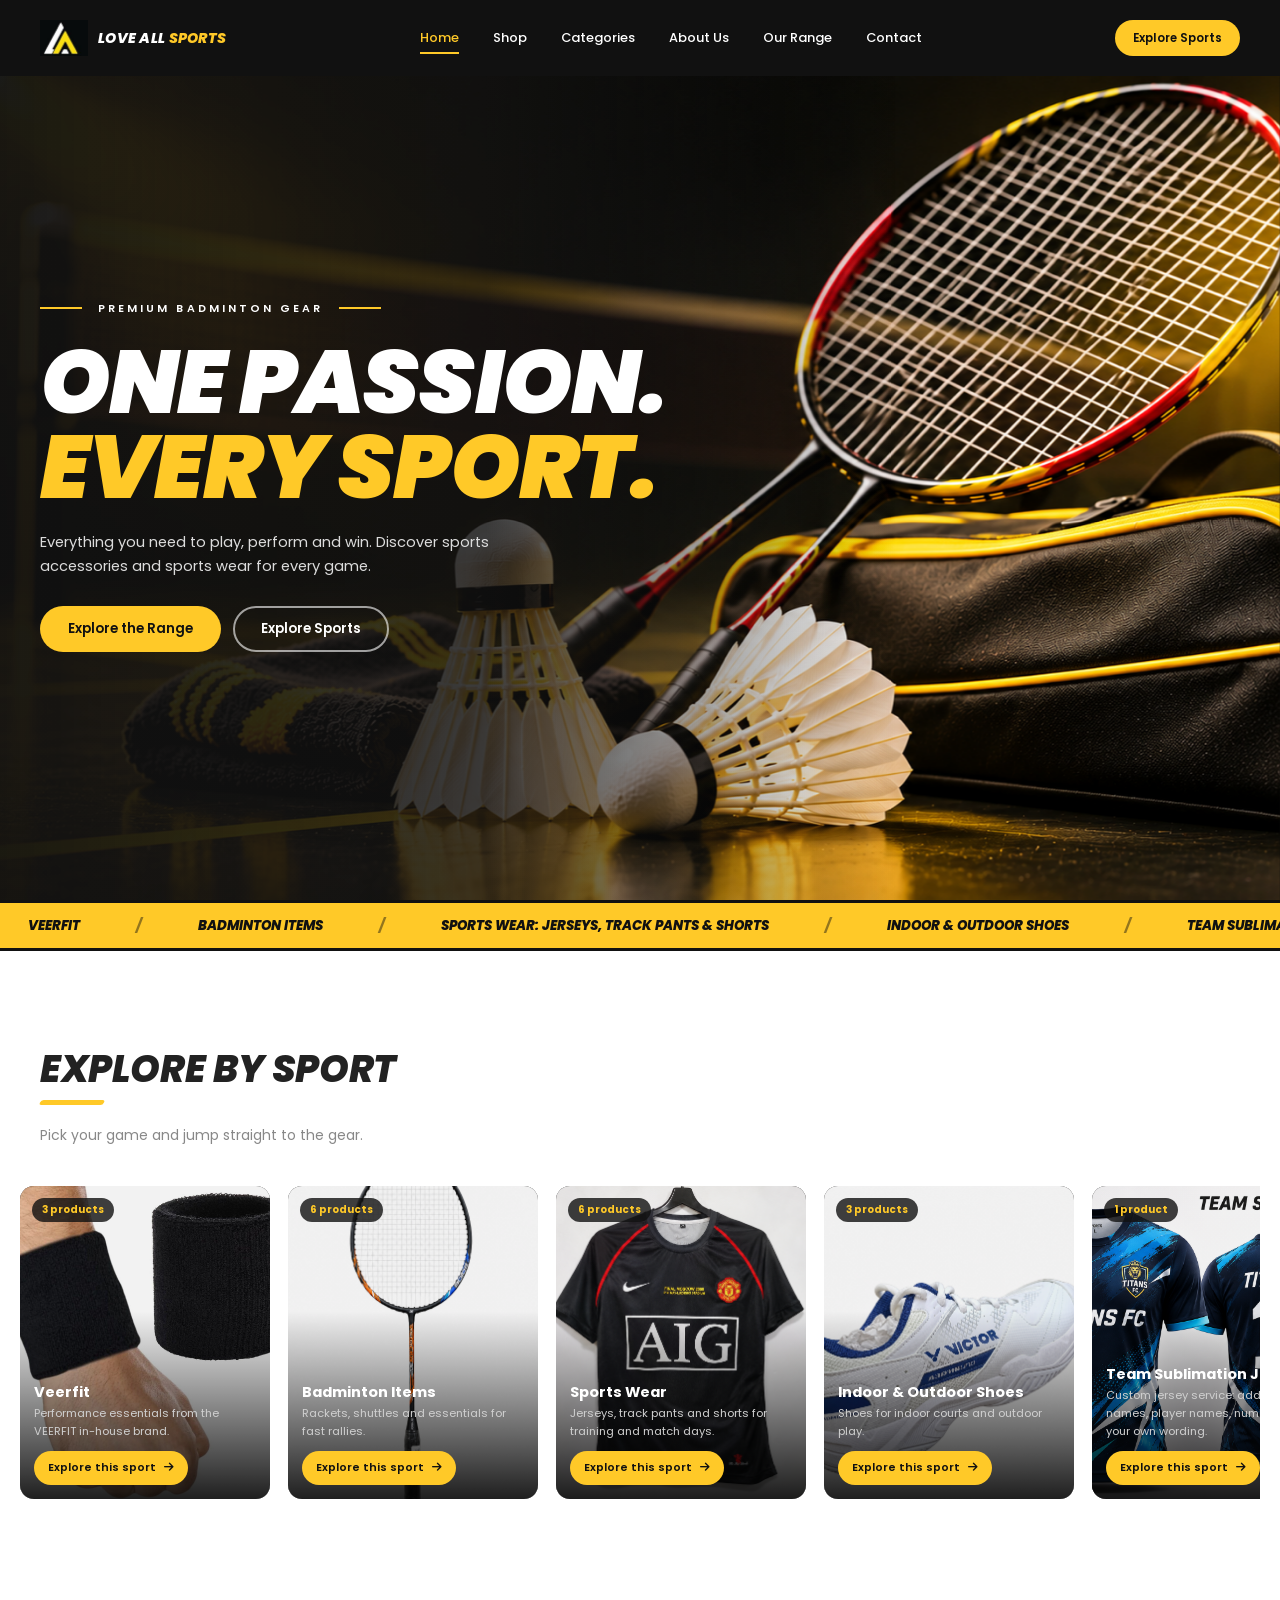
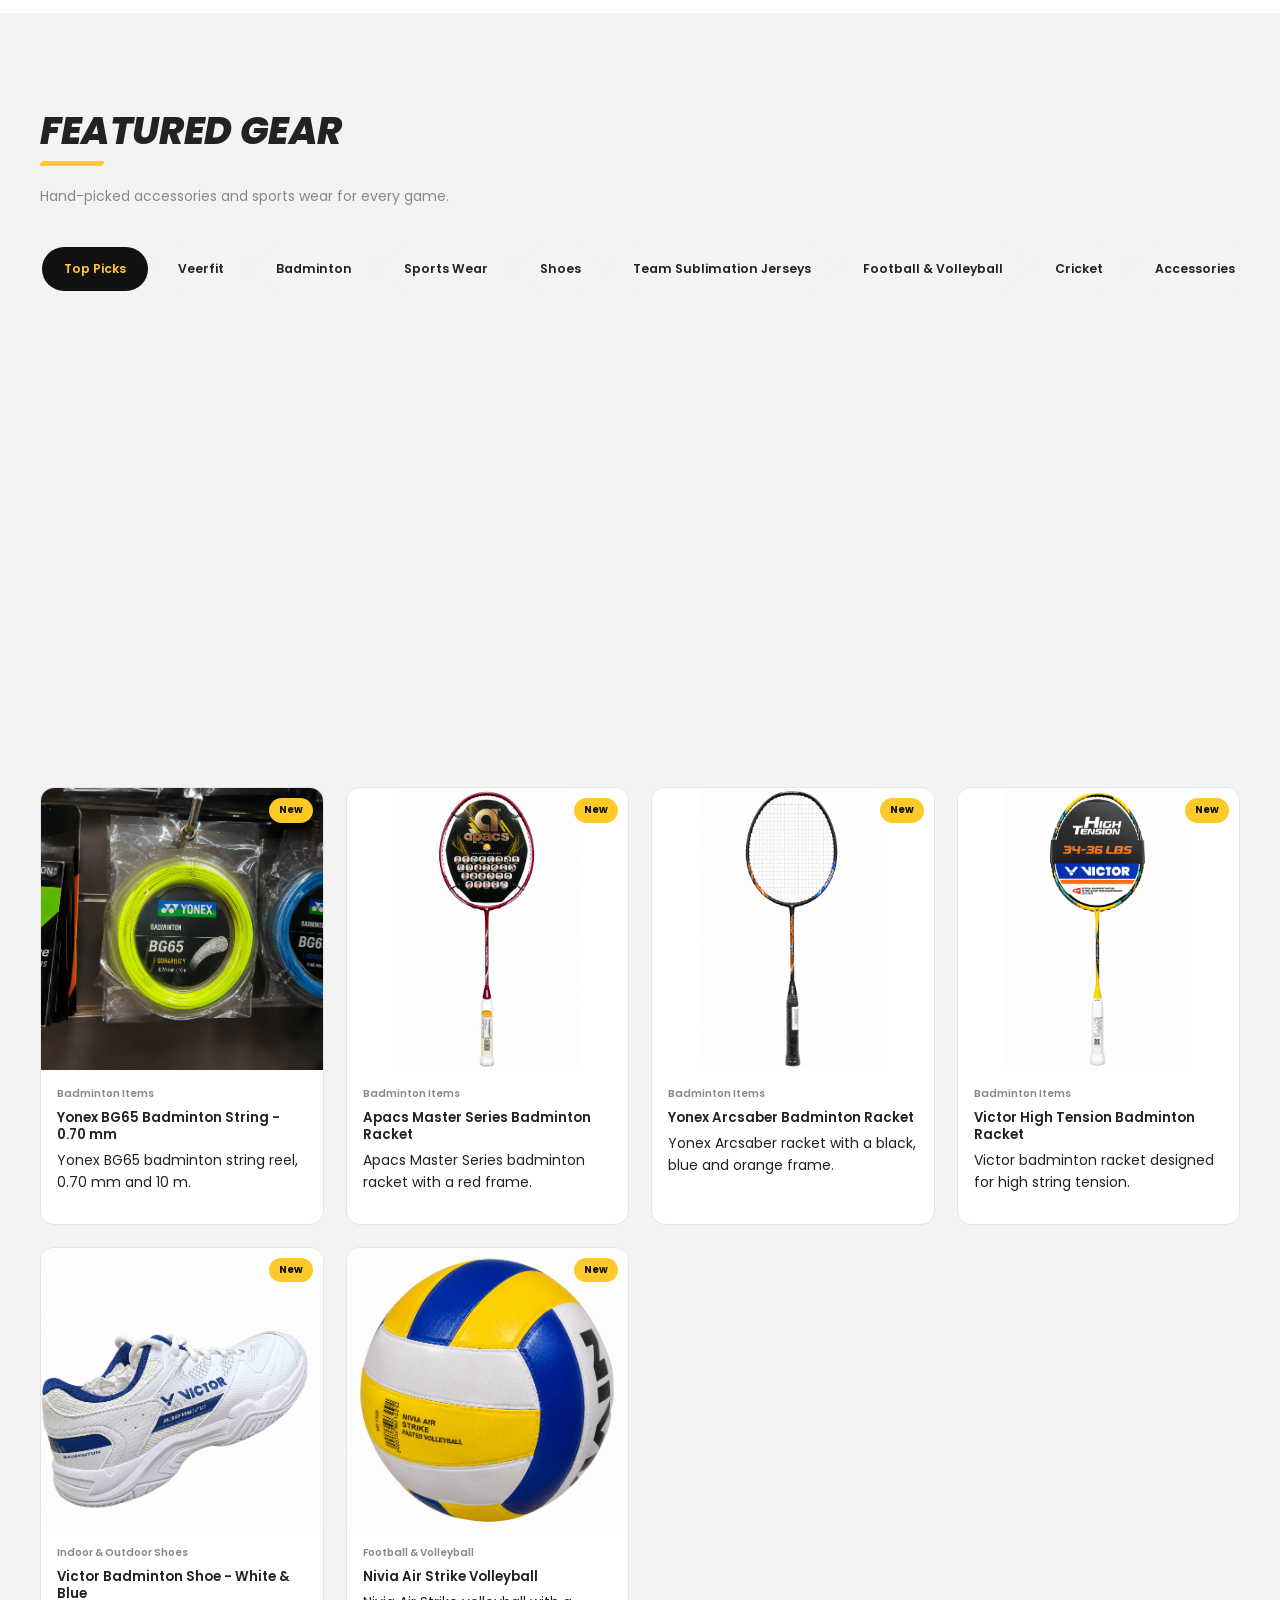
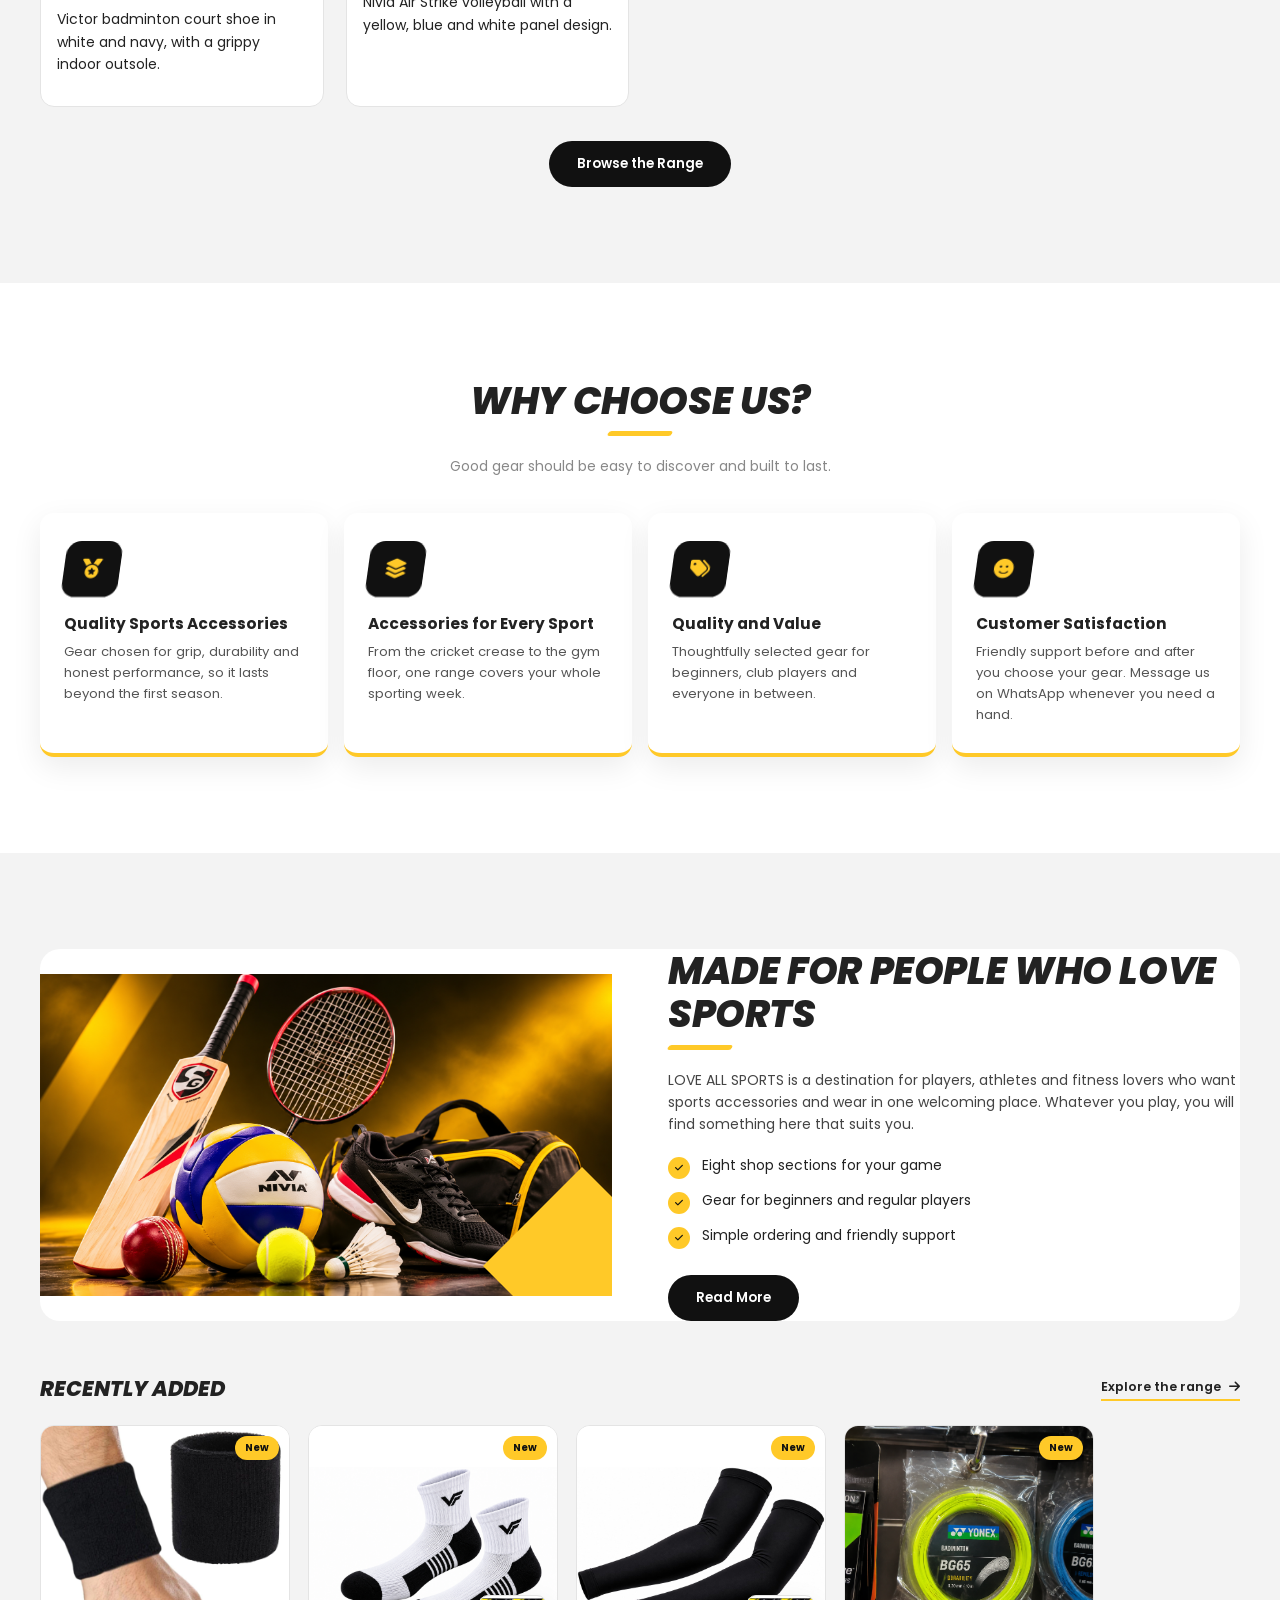
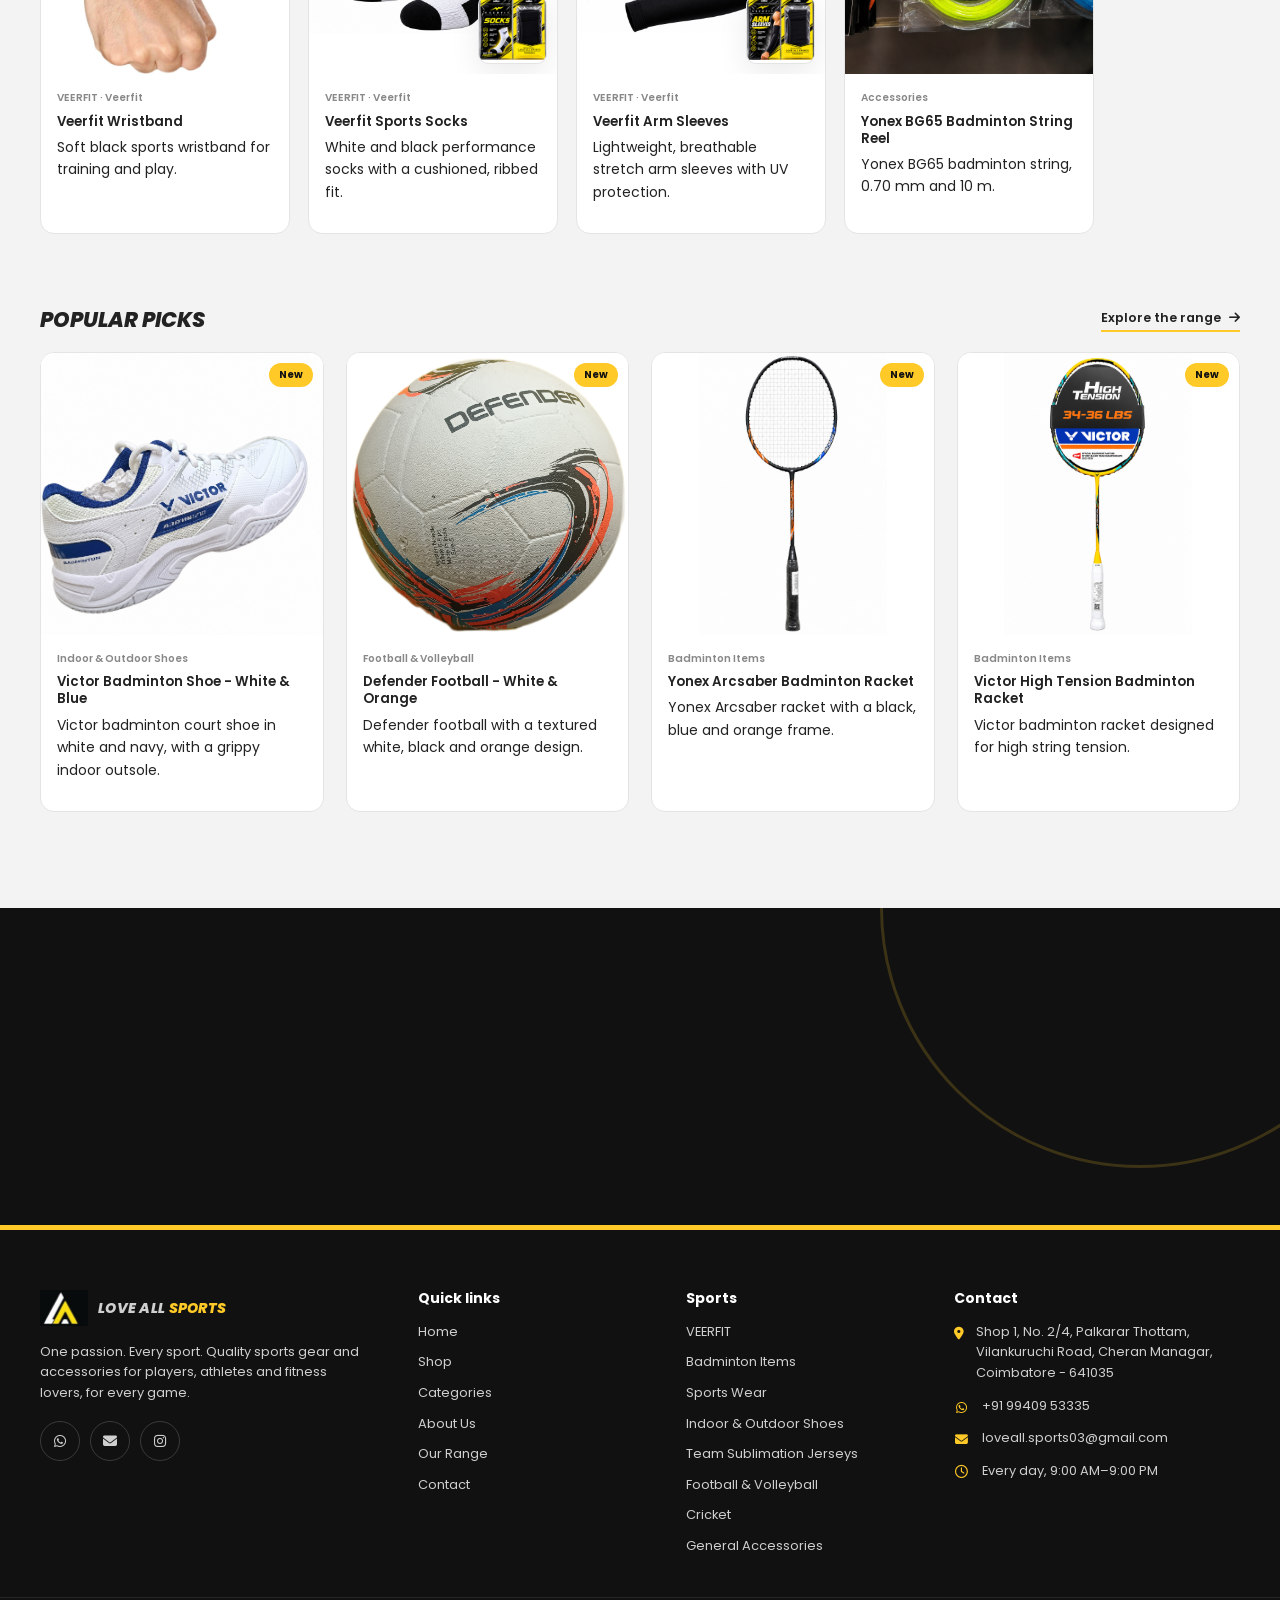
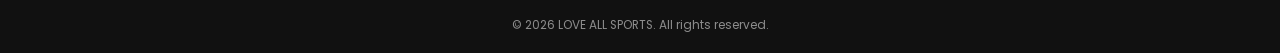
<file: index.html>
<!DOCTYPE html>
<html lang="en">
<head>
<meta charset="UTF-8">
<meta name="viewport" content="width=device-width, initial-scale=1, viewport-fit=cover">
<title>LOVE ALL SPORTS | Sports Accessories &amp; Sports Wear</title>
<meta name="description" content="Shop badminton items, sports wear, indoor and outdoor shoes, custom team sublimation jerseys, football, volleyball, cricket and general accessories at LOVE ALL SPORTS.">
<meta name="theme-color" content="#111111">
<meta property="og:title" content="LOVE ALL SPORTS | Sports Accessories &amp; Sports Wear">
<meta property="og:description" content="Shop badminton items, sports wear, indoor and outdoor shoes, custom team sublimation jerseys, football, volleyball, cricket and general accessories at LOVE ALL SPORTS.">
<meta property="og:type" content="website">
<link rel="icon" type="image/png" href="assets/icons/favicon.png">
<link rel="preconnect" href="https://fonts.googleapis.com">
<link rel="preconnect" href="https://fonts.gstatic.com" crossorigin>
<link href="https://fonts.googleapis.com/css2?family=Poppins:ital,wght@0,400;0,500;0,600;0,700;0,800;0,900;1,700;1,800;1,900&display=swap" rel="stylesheet">
<link rel="stylesheet" href="https://cdnjs.cloudflare.com/ajax/libs/font-awesome/6.5.1/css/all.min.css" crossorigin="anonymous" referrerpolicy="no-referrer">
<link rel="stylesheet" href="css/style.css">
<link rel="stylesheet" href="css/pages.css">
<link rel="stylesheet" href="css/responsive.css">
<script>
document.documentElement.classList.add('js');
try {
  if (!sessionStorage.getItem('lasIntroSeenV8')) {
    document.documentElement.classList.add('intro');
    sessionStorage.setItem('lasIntroSeenV8', '1');
  }
} catch (error) {}
</script>
</head>
<body data-root="" data-page="home">
<div class="intro-screen" aria-hidden="true">
  <div class="intro-canvas">
    <span class="intro-piece intro-player-left"></span>
    <span class="intro-piece intro-player-right"></span>
    <span class="intro-piece intro-wordmark"></span>
    <span class="intro-piece intro-top-mark"></span>
  </div>
</div>
<a class="skip-link" href="#main">Skip to content</a>
<header class="site-header" id="header">
  <div class="container nav-wrap">
    <a class="logo" href="index.html" aria-label="LOVE ALL SPORTS home"><img src="assets/images/logo/logo-mark.png" alt="" width="48" height="36"><span class="logo-text">LOVE ALL <b>SPORTS</b></span></a>
    <nav class="main-nav" id="mainNav" aria-label="Main navigation"><ul>
      <li><a href="#home" class="active" aria-current="page" data-spy="home">Home</a></li>
      <li><a href="pages/products.html">Shop</a></li>
      <li><a href="pages/categories.html">Categories</a></li>
      <li><a href="pages/about.html">About Us</a></li>
      <li><a href="#offers" data-spy="offers">Our Range</a></li>
      <li><a href="pages/contact.html">Contact</a></li>
    </ul></nav>
    <div class="nav-actions">
      <a class="btn btn-primary btn-sm nav-cta" href="pages/products.html">Explore Sports</a>
      <button class="hamburger" id="navToggle" aria-label="Toggle menu" aria-expanded="false" aria-controls="mainNav"><span></span><span></span><span></span></button>
    </div>
  </div>
</header>
<main id="main">
<section class="hero" id="home" aria-label="Welcome">
  <div class="hero-bg" role="img" aria-label="Premium badminton gear with rackets, shuttlecocks and a sports bag"></div>
  <div class="container hero-inner">
    <p class="hero-eyebrow">Premium badminton gear</p>
    <h1 class="hero-title"><span>One passion.</span><span>Every sport.</span></h1>
    <p class="hero-text">Everything you need to play, perform and win. Discover sports accessories and sports wear for every game.</p>
    <div class="hero-cta">
      <a class="btn btn-primary" href="pages/products.html">Explore the Range</a>
      <a class="btn btn-ghost" href="#categories">Explore Sports</a>
    </div>
  </div>
</section>
<div class="ticker" role="region" aria-label="Sports categories, scroll horizontally" tabindex="0"><div class="ticker-track"><span>VEERFIT</span><span>Badminton Items</span><span>Sports Wear: Jerseys, Track Pants &amp; Shorts</span><span>Indoor &amp; Outdoor Shoes</span><span>Team Sublimation Jerseys</span><span>Football &amp; Volleyball</span><span>Cricket</span><span>General Accessories</span></div></div>

<section class="section" id="categories">
  <div class="container">
    <div class="section-head reveal"><h2 class="section-title">Explore by sport</h2><p class="section-sub">Pick your game and jump straight to the gear.</p></div>
    <div class="cat-grid" id="catGrid"></div>
  </div>
</section>

<section class="section section-gray" id="featured">
  <div class="container">
    <div class="section-head reveal"><h2 class="section-title">Featured gear</h2><p class="section-sub">Hand-picked accessories and sports wear for every game.</p></div>
    <div class="tabs" id="featuredTabs" role="tablist" aria-label="Filter featured products by sport"></div>
    <div class="product-grid" id="featuredGrid"></div>
    <div class="center-cta"><a class="btn btn-dark" href="pages/products.html">Browse the Range</a></div>
  </div>
</section>

<section class="section" id="why">
  <div class="container">
    <div class="section-head center reveal"><h2 class="section-title">Why choose us?</h2><p class="section-sub">Good gear should be easy to discover and built to last.</p></div>
    <div class="why-grid">
      <div class="why-card reveal"><div class="why-icon"><i class="fa-solid fa-medal"></i></div><h3>Quality Sports Accessories</h3><p>Gear chosen for grip, durability and honest performance, so it lasts beyond the first season.</p></div>
      <div class="why-card reveal"><div class="why-icon"><i class="fa-solid fa-layer-group"></i></div><h3>Accessories for Every Sport</h3><p>From the cricket crease to the gym floor, one range covers your whole sporting week.</p></div>
      <div class="why-card reveal"><div class="why-icon"><i class="fa-solid fa-tags"></i></div><h3>Quality and Value</h3><p>Thoughtfully selected gear for beginners, club players and everyone in between.</p></div>
      <div class="why-card reveal"><div class="why-icon"><i class="fa-solid fa-face-smile"></i></div><h3>Customer Satisfaction</h3><p>Friendly support before and after you choose your gear. Message us on WhatsApp whenever you need a hand.</p></div>
    </div>
  </div>
</section>

<section class="section section-gray" id="offers">
  <div class="container">
    <div class="feature-about split" role="region" aria-label="About LOVE ALL SPORTS">
      <div class="split-media"><img src="assets/images/banners/sports-gear-golden-studio.png" alt="Cricket bat, badminton racket, volleyball, sports shoes, bag and balls in golden studio light" width="1670" height="938"></div>
      <div class="split-text">
        <h2 class="section-title">Made for people who love sports</h2>
        <p>LOVE ALL SPORTS is a destination for players, athletes and fitness lovers who want sports accessories and wear in one welcoming place. Whatever you play, you will find something here that suits you.</p>
        <ul class="check-list"><li><i class="fa-solid fa-check"></i>Eight shop sections for your game</li><li><i class="fa-solid fa-check"></i>Gear for beginners and regular players</li><li><i class="fa-solid fa-check"></i>Simple ordering and friendly support</li></ul>
        <a class="btn btn-dark" href="pages/about.html">Read More</a>
      </div>
    </div>

    <div class="subhead"><h3>Recently added</h3><a class="link-arrow" href="pages/products.html">Explore the range <i class="fa-solid fa-arrow-right"></i></a></div>
    <div class="product-grid cols-4" id="newGrid"></div>

    <div class="subhead"><h3>Popular picks</h3><a class="link-arrow" href="pages/products.html">Explore the range <i class="fa-solid fa-arrow-right"></i></a></div>
    <div class="product-grid cols-4" id="bestGrid"></div>
  </div>
</section>

<section class="cta-band">
  <div class="container">
    <h2 class="reveal">Ready to play?</h2>
    <p class="reveal">Browse the full range, or message us and we will help you pick the right gear for your game.</p>
    <div class="cta-actions reveal">
      <a class="btn btn-primary" href="pages/products.html">Explore the Range</a>
      <a class="btn btn-ghost" href="pages/contact.html">Contact Us</a>
      <a class="btn btn-whatsapp" href="#" data-whatsapp><i class="fa-brands fa-whatsapp"></i> Chat on WhatsApp</a>
    </div>
  </div>
</section>
</main>
<footer class="site-footer">
  <div class="container footer-grid">
    <div>
      <a class="logo" href="index.html" aria-label="LOVE ALL SPORTS home"><img src="assets/images/logo/logo-mark.png" alt="" width="48" height="36"><span class="logo-text">LOVE ALL <b>SPORTS</b></span></a>
      <p style="margin-top:16px">One passion. Every sport. Quality sports gear and accessories for players, athletes and fitness lovers, for every game.</p>
      <div class="socials">
        <a href="#" data-whatsapp aria-label="WhatsApp"><i class="fa-brands fa-whatsapp"></i></a>
        <a href="mailto:loveall.sports03@gmail.com" aria-label="Email love all sports"><i class="fa-solid fa-envelope"></i></a>
        <a href="https://www.instagram.com/loveallsportscbe/" target="_blank" rel="noopener noreferrer" aria-label="Instagram @loveallsportscbe"><i class="fa-brands fa-instagram"></i></a>
      </div>
    </div>
    <div>
      <h4>Quick links</h4>
      <ul class="footer-links">
        <li><a href="index.html">Home</a></li>
        <li><a href="pages/products.html">Shop</a></li>
        <li><a href="pages/categories.html">Categories</a></li>
        <li><a href="pages/about.html">About Us</a></li>
        <li><a href="index.html#offers">Our Range</a></li>
        <li><a href="pages/contact.html">Contact</a></li>
      </ul>
    </div>
    <div>
      <h4>Sports</h4>
      <ul class="footer-links"><li><a href="pages/products.html?cat=veerfit">VEERFIT</a></li><li><a href="pages/products.html?cat=badminton">Badminton Items</a></li><li><a href="pages/products.html?cat=sports-wear">Sports Wear</a></li><li><a href="pages/products.html?cat=shoes">Indoor &amp; Outdoor Shoes</a></li><li><a href="pages/products.html?cat=team-jerseys">Team Sublimation Jerseys</a></li><li><a href="pages/products.html?cat=football-volleyball">Football &amp; Volleyball</a></li><li><a href="pages/products.html?cat=cricket">Cricket</a></li><li><a href="pages/products.html?cat=accessories">General Accessories</a></li></ul>
    </div>
    <div>
      <h4>Contact</h4>
      <ul class="contact-list">
        <li><i class="fa-solid fa-location-dot"></i><span>Shop 1, No. 2/4, Palkarar Thottam, Vilankuruchi Road, Cheran Managar, Coimbatore - 641035</span></li>
        <li><i class="fa-brands fa-whatsapp"></i><a href="#" data-whatsapp>+91 99409 53335</a></li>
        <li><i class="fa-solid fa-envelope"></i><a href="#" data-email>loveall.sports03@gmail.com</a></li>
        <li><i class="fa-regular fa-clock"></i><span>Every day, 9:00 AM–9:00 PM</span></li>
      </ul>
    </div>
  </div>
  <div class="footer-bottom"><div class="container">&copy; <span data-year>2026</span> LOVE ALL SPORTS. All rights reserved.</div></div>
</footer>
<div class="veerfit-popup-backdrop" id="veerfitPopup" aria-hidden="true">
  <section class="veerfit-popup veerfit-logo-popup" role="dialog" aria-modal="true" aria-labelledby="veerfitPopupTitle">
    <button class="veerfit-popup-close" type="button" id="veerfitPopupClose" aria-label="Close Veerfit products"><i class="fa-solid fa-xmark"></i></button>
    <h2 class="sr-only" id="veerfitPopupTitle">Veerfit — Be Limitless</h2>
    <img class="veerfit-popup-logo" src="assets/images/logo/veerfit-popup-logo.png" alt="Veerfit — Be Limitless" width="2048" height="680">
    <div class="veerfit-popup-actions"><a class="btn btn-primary" href="pages/products.html?cat=veerfit">Explore Products</a></div>
  </section>
</div>
<button class="to-top" id="toTop" aria-label="Back to top"><i class="fa-solid fa-arrow-up"></i></button>
<script src="js/products.js"></script>
<script src="js/main.js"></script>
</body>
</html>
</file>
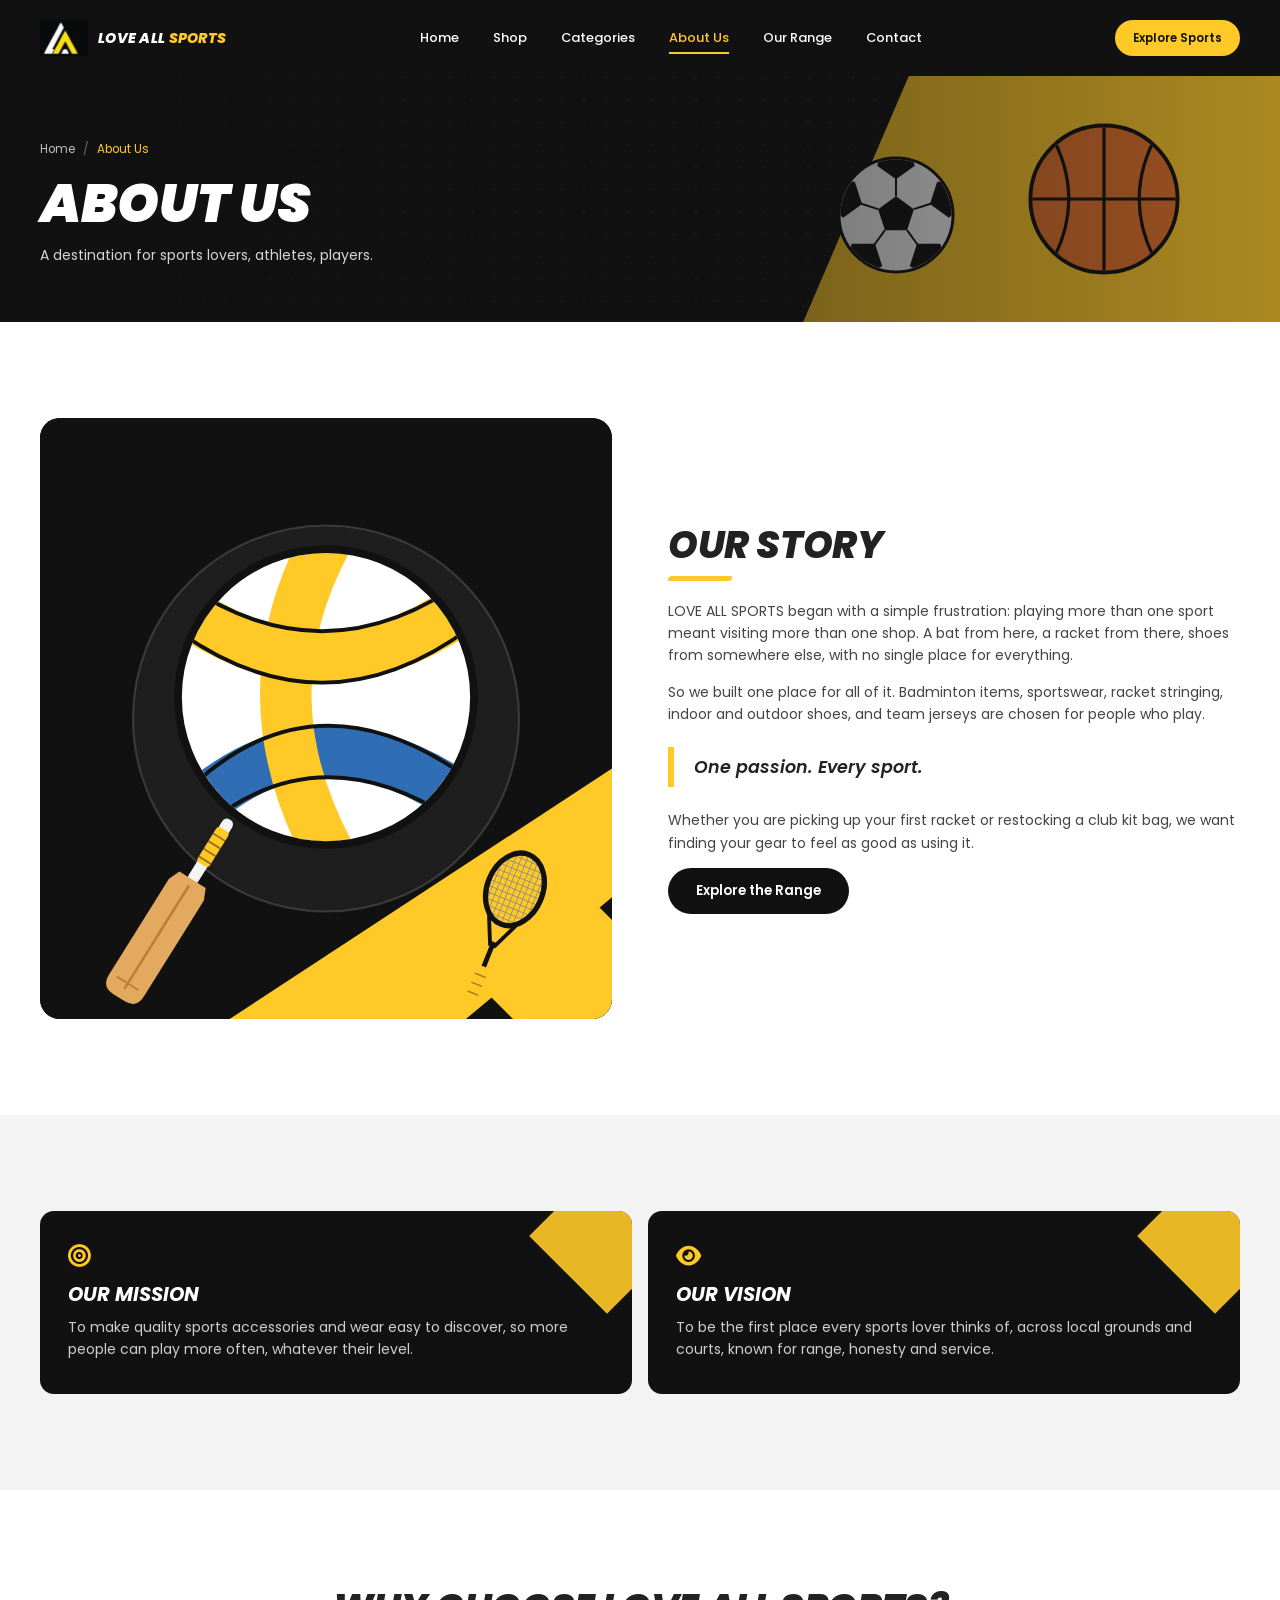
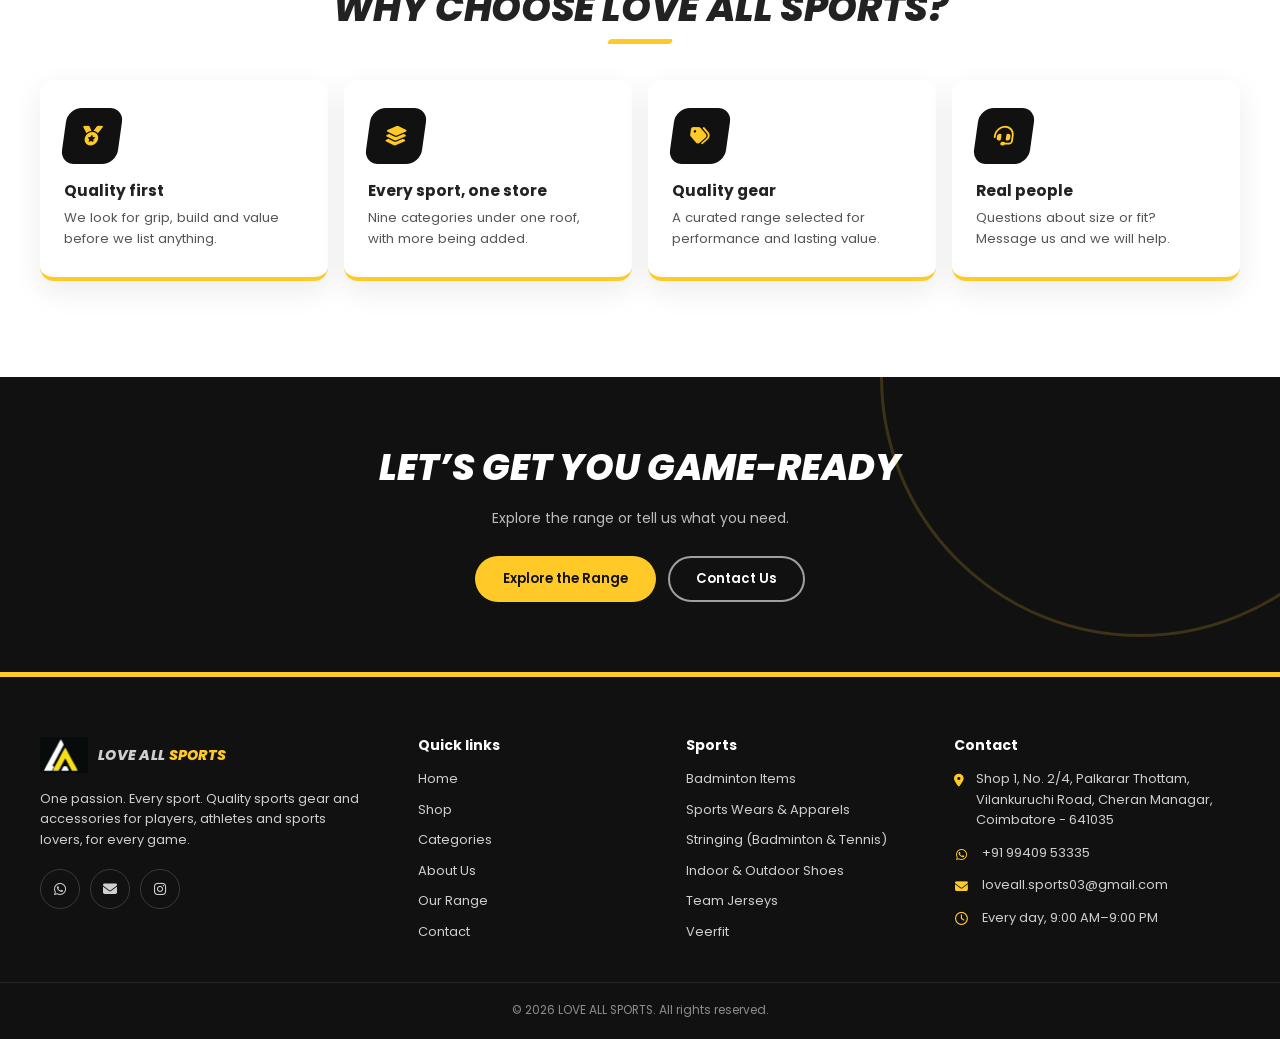
<file: pages/about.html>
<!DOCTYPE html>
<html lang="en">
<head>
<meta charset="UTF-8">
<meta name="viewport" content="width=device-width, initial-scale=1, viewport-fit=cover">
<title>About Us | LOVE ALL SPORTS</title>
<meta name="description" content="LOVE ALL SPORTS is a destination for sports lovers and athletes. Learn our story, mission and vision.">
<meta name="theme-color" content="#111111">
<meta property="og:title" content="About Us | LOVE ALL SPORTS">
<meta property="og:description" content="LOVE ALL SPORTS is a destination for sports lovers and athletes. Learn our story, mission and vision.">
<meta property="og:type" content="website">
<link rel="icon" type="image/png" href="../assets/icons/favicon.png">
<link rel="preconnect" href="https://fonts.googleapis.com">
<link rel="preconnect" href="https://fonts.gstatic.com" crossorigin>
<link href="https://fonts.googleapis.com/css2?family=Poppins:ital,wght@0,400;0,500;0,600;0,700;0,800;0,900;1,700;1,800;1,900&display=swap" rel="stylesheet">
<link rel="stylesheet" href="https://cdnjs.cloudflare.com/ajax/libs/font-awesome/6.5.1/css/all.min.css" crossorigin="anonymous" referrerpolicy="no-referrer">
<link rel="stylesheet" href="../css/style.css">
<link rel="stylesheet" href="../css/pages.css">
<link rel="stylesheet" href="../css/responsive.css">
<script>
document.documentElement.classList.add('js');
try {
  if (!sessionStorage.getItem('lasIntroSeen')) {
    document.documentElement.classList.add('intro');
    sessionStorage.setItem('lasIntroSeen', '1');
  }
} catch (error) {}
</script>
</head>
<body data-root="../" data-page="about">
<a class="skip-link" href="#main">Skip to content</a>
<header class="site-header" id="header">
  <div class="container nav-wrap">
    <a class="logo" href="../index.html" aria-label="LOVE ALL SPORTS home"><img src="../assets/images/logo/logo-mark.png" alt="" width="48" height="36"><span class="logo-text">LOVE ALL <b>SPORTS</b></span></a>
    <nav class="main-nav" id="mainNav" aria-label="Main navigation"><ul>
      <li><a href="../index.html">Home</a></li>
      <li><a href="../pages/products.html">Shop</a></li>
      <li><a href="../pages/categories.html">Categories</a></li>
      <li><a href="../pages/about.html" class="active" aria-current="page">About Us</a></li>
      <li><a href="../index.html#offers">Our Range</a></li>
      <li><a href="../pages/contact.html">Contact</a></li>
    </ul></nav>
    <div class="nav-actions">
      <a class="btn btn-primary btn-sm nav-cta" href="../pages/products.html">Explore Sports</a>
      <button class="hamburger" id="navToggle" aria-label="Toggle menu" aria-expanded="false" aria-controls="mainNav"><span></span><span></span><span></span></button>
    </div>
  </div>
</header>
<main id="main">
<section class="page-banner">
  <div class="container">
    <ol class="breadcrumb" aria-label="Breadcrumb"><li><a href="../index.html">Home</a></li><li><span aria-current="page">About Us</span></li></ol>
    <h1>About Us</h1>
    <p>A destination for sports lovers, athletes, players.</p>
  </div>
</section>
<section class="section">
  <div class="container split">
    <div class="split-media reveal"><img src="../assets/images/banners/about.svg" alt="Sports accessories illustration" width="800" height="840"></div>
    <div class="split-text story reveal">
      <h2 class="section-title">Our story</h2>
      <p>LOVE ALL SPORTS began with a simple frustration: playing more than one sport meant visiting more than one shop. A bat from here, a racket from there, shoes from somewhere else, with no single place for everything.</p>
      <p>So we built one place for all of it. Badminton items, sportswear, racket stringing, indoor and outdoor shoes, and team jerseys are chosen for people who play.</p>
      <div class="pull-quote">One passion. Every sport.</div>
      <p>Whether you are picking up your first racket or restocking a club kit bag, we want finding your gear to feel as good as using it.</p>
      <a class="btn btn-dark" href="../pages/products.html">Explore the Range</a>
    </div>
  </div>
</section>

<section class="section section-gray">
  <div class="container">
    <div class="mv-grid">
      <div class="mv-card reveal"><i class="fa-solid fa-bullseye"></i><h3>Our mission</h3><p>To make quality sports accessories and wear easy to discover, so more people can play more often, whatever their level.</p></div>
      <div class="mv-card reveal"><i class="fa-solid fa-eye"></i><h3>Our vision</h3><p>To be the first place every sports lover thinks of, across local grounds and courts, known for range, honesty and service.</p></div>
    </div>
  </div>
</section>

<section class="section">
  <div class="container">
    <div class="section-head center reveal"><h2 class="section-title">Why choose Love All Sports?</h2></div>
    <div class="why-grid">
      <div class="why-card reveal"><div class="why-icon"><i class="fa-solid fa-medal"></i></div><h3>Quality first</h3><p>We look for grip, build and value before we list anything.</p></div>
      <div class="why-card reveal"><div class="why-icon"><i class="fa-solid fa-layer-group"></i></div><h3>Every sport, one store</h3><p>Nine categories under one roof, with more being added.</p></div>
      <div class="why-card reveal"><div class="why-icon"><i class="fa-solid fa-tags"></i></div><h3>Quality gear</h3><p>A curated range selected for performance and lasting value.</p></div>
      <div class="why-card reveal"><div class="why-icon"><i class="fa-solid fa-headset"></i></div><h3>Real people</h3><p>Questions about size or fit? Message us and we will help.</p></div>
    </div>
  </div>
</section>
<section class="cta-band"><div class="container"><h2 class="reveal">Let&rsquo;s get you game-ready</h2><p class="reveal">Explore the range or tell us what you need.</p>
<div class="cta-actions reveal"><a class="btn btn-primary" href="../pages/products.html">Explore the Range</a><a class="btn btn-ghost" href="../pages/contact.html">Contact Us</a></div></div></section>
</main>
<footer class="site-footer">
  <div class="container footer-grid">
    <div>
      <a class="logo" href="../index.html" aria-label="LOVE ALL SPORTS home"><img src="../assets/images/logo/logo-mark.png" alt="" width="48" height="36"><span class="logo-text">LOVE ALL <b>SPORTS</b></span></a>
      <p style="margin-top:16px">One passion. Every sport. Quality sports gear and accessories for players, athletes and sports lovers, for every game.</p>
      <div class="socials">
        <a href="#" data-whatsapp aria-label="WhatsApp"><i class="fa-brands fa-whatsapp"></i></a>
        <a href="mailto:loveall.sports03@gmail.com" aria-label="Email love all sports"><i class="fa-solid fa-envelope"></i></a>
        <a href="https://www.instagram.com/loveallsportscbe/" target="_blank" rel="noopener noreferrer" aria-label="Instagram @loveallsportscbe"><i class="fa-brands fa-instagram"></i></a>
      </div>
    </div>
    <div>
      <h4>Quick links</h4>
      <ul class="footer-links">
        <li><a href="../index.html">Home</a></li>
        <li><a href="../pages/products.html">Shop</a></li>
        <li><a href="../pages/categories.html">Categories</a></li>
        <li><a href="../pages/about.html">About Us</a></li>
        <li><a href="../index.html#offers">Our Range</a></li>
        <li><a href="../pages/contact.html">Contact</a></li>
      </ul>
    </div>
    <div>
      <h4>Sports</h4>
      <ul class="footer-links"><li><a href="../pages/products.html?cat=badminton">Badminton Items</a></li><li><a href="../pages/products.html?cat=sports-wear">Sports Wears &amp; Apparels</a></li><li><a href="../pages/products.html?cat=stringing">Stringing (Badminton &amp; Tennis)</a></li><li><a href="../pages/products.html?cat=shoes">Indoor &amp; Outdoor Shoes</a></li><li><a href="../pages/products.html?cat=team-jerseys">Team Jerseys</a></li><li><a href="../pages/products.html?cat=veerfit">Veerfit</a></li></ul>
    </div>
    <div>
      <h4>Contact</h4>
      <ul class="contact-list">
        <li><i class="fa-solid fa-location-dot"></i><span>Shop 1, No. 2/4, Palkarar Thottam, Vilankuruchi Road, Cheran Managar, Coimbatore - 641035</span></li>
        <li><i class="fa-brands fa-whatsapp"></i><a href="#" data-whatsapp>+91 99409 53335</a></li>
        <li><i class="fa-solid fa-envelope"></i><a href="#" data-email>loveall.sports03@gmail.com</a></li>
        <li><i class="fa-regular fa-clock"></i><span>Every day, 9:00 AM–9:00 PM</span></li>
      </ul>
    </div>
  </div>
  <div class="footer-bottom"><div class="container">&copy; <span data-year>2026</span> LOVE ALL SPORTS. All rights reserved.</div></div>
</footer>
<button class="to-top" id="toTop" aria-label="Back to top"><i class="fa-solid fa-arrow-up"></i></button>
<script src="../js/products.js"></script>
<script src="../js/main.js"></script>
</body>
</html>
</file>
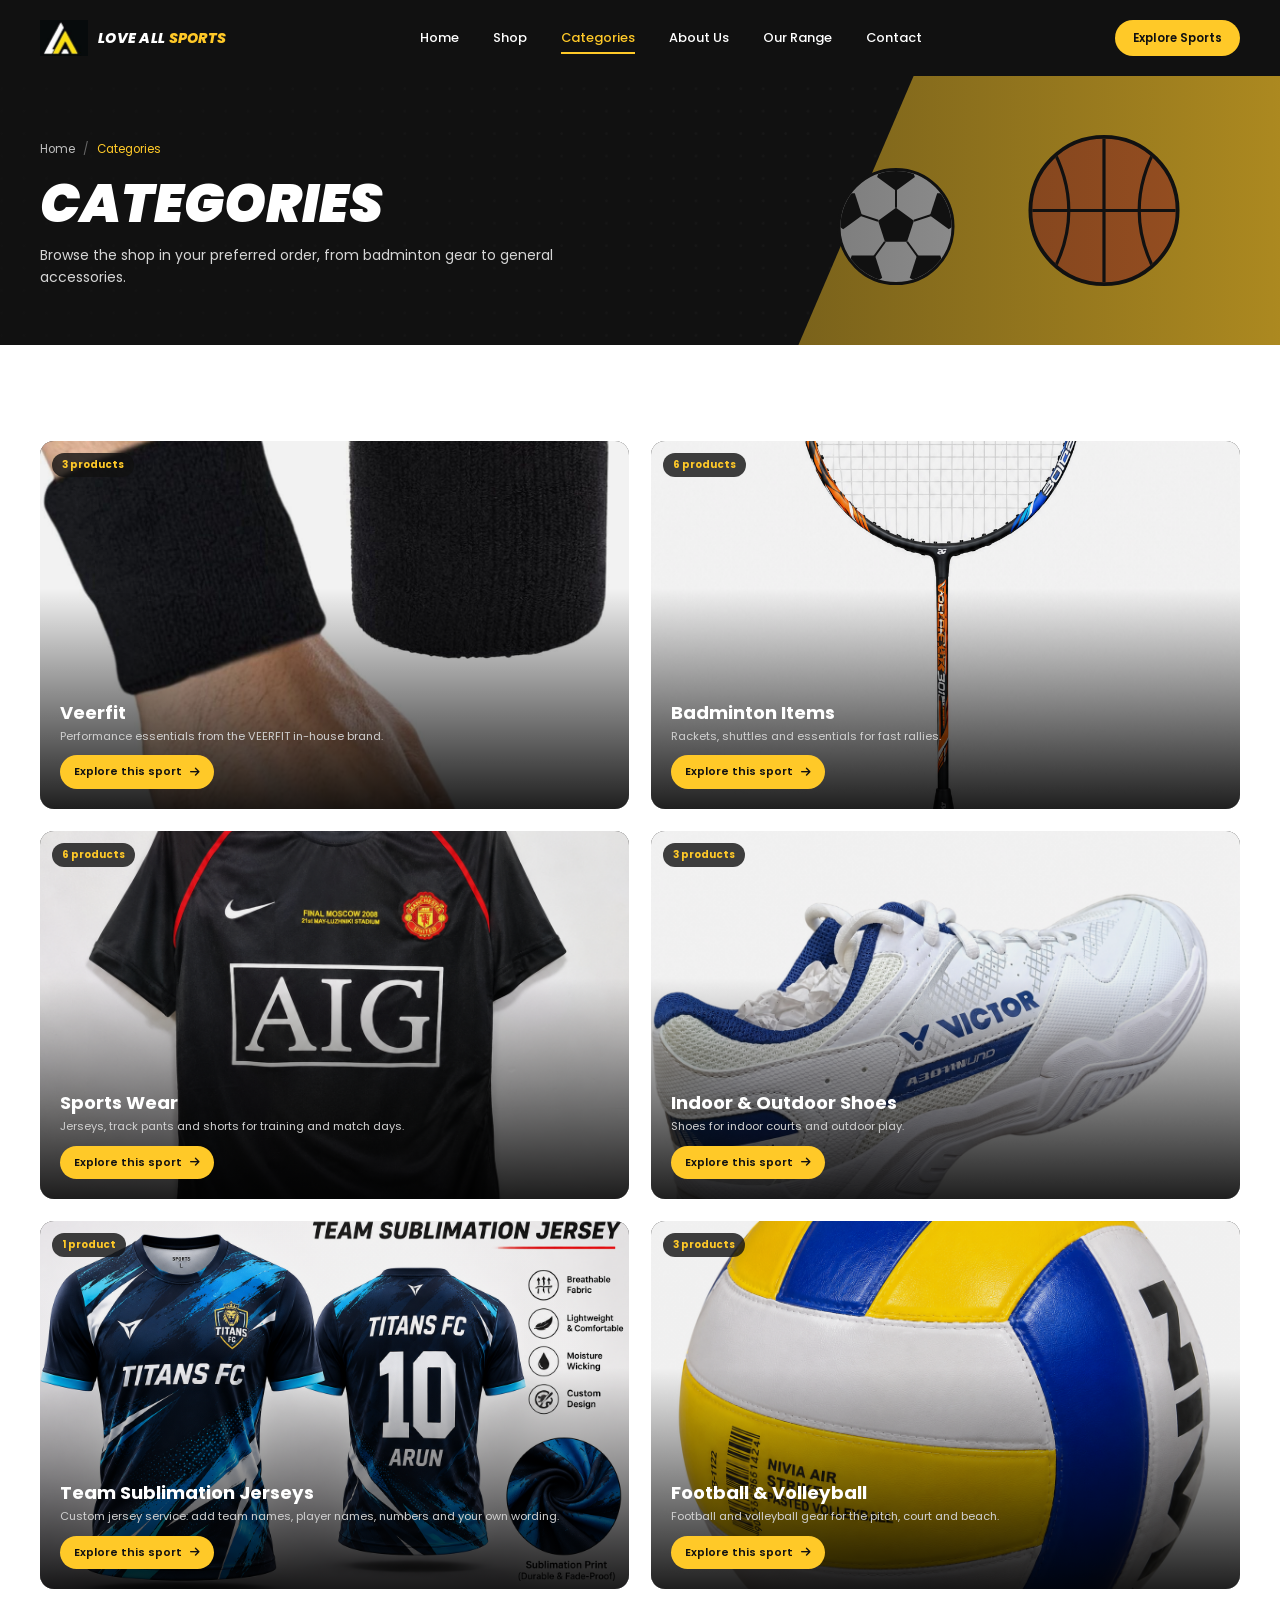
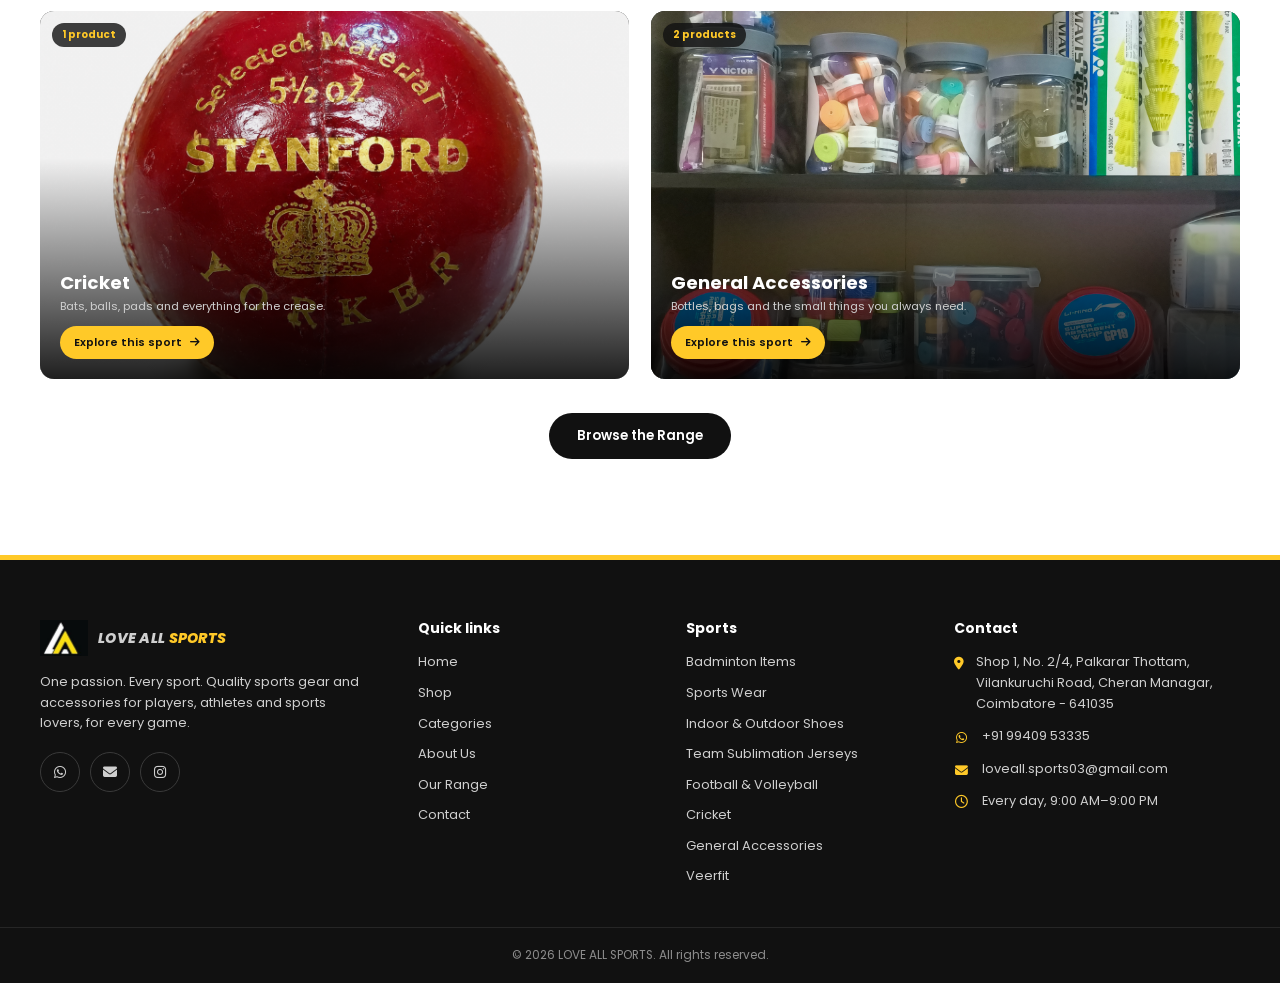
<file: pages/categories.html>
<!DOCTYPE html>
<html lang="en">
<head>
<meta charset="UTF-8">
<meta name="viewport" content="width=device-width, initial-scale=1, viewport-fit=cover">
<title>Sports Categories | LOVE ALL SPORTS</title>
<meta name="description" content="Browse badminton items, sports wear, indoor and outdoor shoes, custom team sublimation jerseys, football, volleyball, cricket and general accessories.">
<meta name="theme-color" content="#111111">
<meta property="og:title" content="Sports Categories | LOVE ALL SPORTS">
<meta property="og:description" content="Browse badminton items, sports wear, indoor and outdoor shoes, custom team sublimation jerseys, football, volleyball, cricket and general accessories.">
<meta property="og:type" content="website">
<link rel="icon" type="image/png" href="../assets/icons/favicon.png">
<link rel="preconnect" href="https://fonts.googleapis.com">
<link rel="preconnect" href="https://fonts.gstatic.com" crossorigin>
<link href="https://fonts.googleapis.com/css2?family=Poppins:ital,wght@0,400;0,500;0,600;0,700;0,800;0,900;1,700;1,800;1,900&display=swap" rel="stylesheet">
<link rel="stylesheet" href="https://cdnjs.cloudflare.com/ajax/libs/font-awesome/6.5.1/css/all.min.css" crossorigin="anonymous" referrerpolicy="no-referrer">
<link rel="stylesheet" href="../css/style.css">
<link rel="stylesheet" href="../css/pages.css">
<link rel="stylesheet" href="../css/responsive.css">
<script>
document.documentElement.classList.add('js');
try {
  if (!sessionStorage.getItem('lasIntroSeen')) {
    document.documentElement.classList.add('intro');
    sessionStorage.setItem('lasIntroSeen', '1');
  }
} catch (error) {}
</script>
</head>
<body data-root="../" data-page="categories">
<a class="skip-link" href="#main">Skip to content</a>
<header class="site-header" id="header">
  <div class="container nav-wrap">
    <a class="logo" href="../index.html" aria-label="LOVE ALL SPORTS home"><img src="../assets/images/logo/logo-mark.png" alt="" width="48" height="36"><span class="logo-text">LOVE ALL <b>SPORTS</b></span></a>
    <nav class="main-nav" id="mainNav" aria-label="Main navigation"><ul>
      <li><a href="../index.html">Home</a></li>
      <li><a href="../pages/products.html">Shop</a></li>
      <li><a href="../pages/categories.html" class="active" aria-current="page">Categories</a></li>
      <li><a href="../pages/about.html">About Us</a></li>
      <li><a href="../index.html#offers">Our Range</a></li>
      <li><a href="../pages/contact.html">Contact</a></li>
    </ul></nav>
    <div class="nav-actions">
      <a class="btn btn-primary btn-sm nav-cta" href="../pages/products.html">Explore Sports</a>
      <button class="hamburger" id="navToggle" aria-label="Toggle menu" aria-expanded="false" aria-controls="mainNav"><span></span><span></span><span></span></button>
    </div>
  </div>
</header>
<main id="main">
<section class="page-banner">
  <div class="container">
    <ol class="breadcrumb" aria-label="Breadcrumb"><li><a href="../index.html">Home</a></li><li><span aria-current="page">Categories</span></li></ol>
    <h1>Categories</h1>
    <p>Browse the shop in your preferred order, from badminton gear to general accessories.</p>
  </div>
</section>
<section class="section">
  <div class="container">
    <div class="cat-page-grid" id="catPageGrid"></div>
    <div class="center-cta"><a class="btn btn-dark" href="../pages/products.html">Browse the Range</a></div>
  </div>
</section>
</main>
<footer class="site-footer">
  <div class="container footer-grid">
    <div>
      <a class="logo" href="../index.html" aria-label="LOVE ALL SPORTS home"><img src="../assets/images/logo/logo-mark.png" alt="" width="48" height="36"><span class="logo-text">LOVE ALL <b>SPORTS</b></span></a>
      <p style="margin-top:16px">One passion. Every sport. Quality sports gear and accessories for players, athletes and sports lovers, for every game.</p>
      <div class="socials">
        <a href="#" data-whatsapp aria-label="WhatsApp"><i class="fa-brands fa-whatsapp"></i></a>
        <a href="mailto:loveall.sports03@gmail.com" aria-label="Email love all sports"><i class="fa-solid fa-envelope"></i></a>
        <a href="https://www.instagram.com/loveallsportscbe/" target="_blank" rel="noopener noreferrer" aria-label="Instagram @loveallsportscbe"><i class="fa-brands fa-instagram"></i></a>
      </div>
    </div>
    <div>
      <h4>Quick links</h4>
      <ul class="footer-links">
        <li><a href="../index.html">Home</a></li>
        <li><a href="../pages/products.html">Shop</a></li>
        <li><a href="../pages/categories.html">Categories</a></li>
        <li><a href="../pages/about.html">About Us</a></li>
        <li><a href="../index.html#offers">Our Range</a></li>
        <li><a href="../pages/contact.html">Contact</a></li>
      </ul>
    </div>
    <div>
      <h4>Sports</h4>
      <ul class="footer-links"><li><a href="../pages/products.html?cat=badminton">Badminton Items</a></li><li><a href="../pages/products.html?cat=sports-wear">Sports Wear</a></li><li><a href="../pages/products.html?cat=shoes">Indoor &amp; Outdoor Shoes</a></li><li><a href="../pages/products.html?cat=team-jerseys">Team Sublimation Jerseys</a></li><li><a href="../pages/products.html?cat=football-volleyball">Football &amp; Volleyball</a></li><li><a href="../pages/products.html?cat=cricket">Cricket</a></li><li><a href="../pages/products.html?cat=accessories">General Accessories</a></li><li><a href="../pages/products.html?cat=veerfit">Veerfit</a></li></ul>
    </div>
    <div>
      <h4>Contact</h4>
      <ul class="contact-list">
        <li><i class="fa-solid fa-location-dot"></i><span>Shop 1, No. 2/4, Palkarar Thottam, Vilankuruchi Road, Cheran Managar, Coimbatore - 641035</span></li>
        <li><i class="fa-brands fa-whatsapp"></i><a href="#" data-whatsapp>+91 99409 53335</a></li>
        <li><i class="fa-solid fa-envelope"></i><a href="#" data-email>loveall.sports03@gmail.com</a></li>
        <li><i class="fa-regular fa-clock"></i><span>Every day, 9:00 AM–9:00 PM</span></li>
      </ul>
    </div>
  </div>
  <div class="footer-bottom"><div class="container">&copy; <span data-year>2026</span> LOVE ALL SPORTS. All rights reserved.</div></div>
</footer>
<button class="to-top" id="toTop" aria-label="Back to top"><i class="fa-solid fa-arrow-up"></i></button>
<script src="../js/products.js"></script>
<script src="../js/main.js"></script>
</body>
</html>
</file>
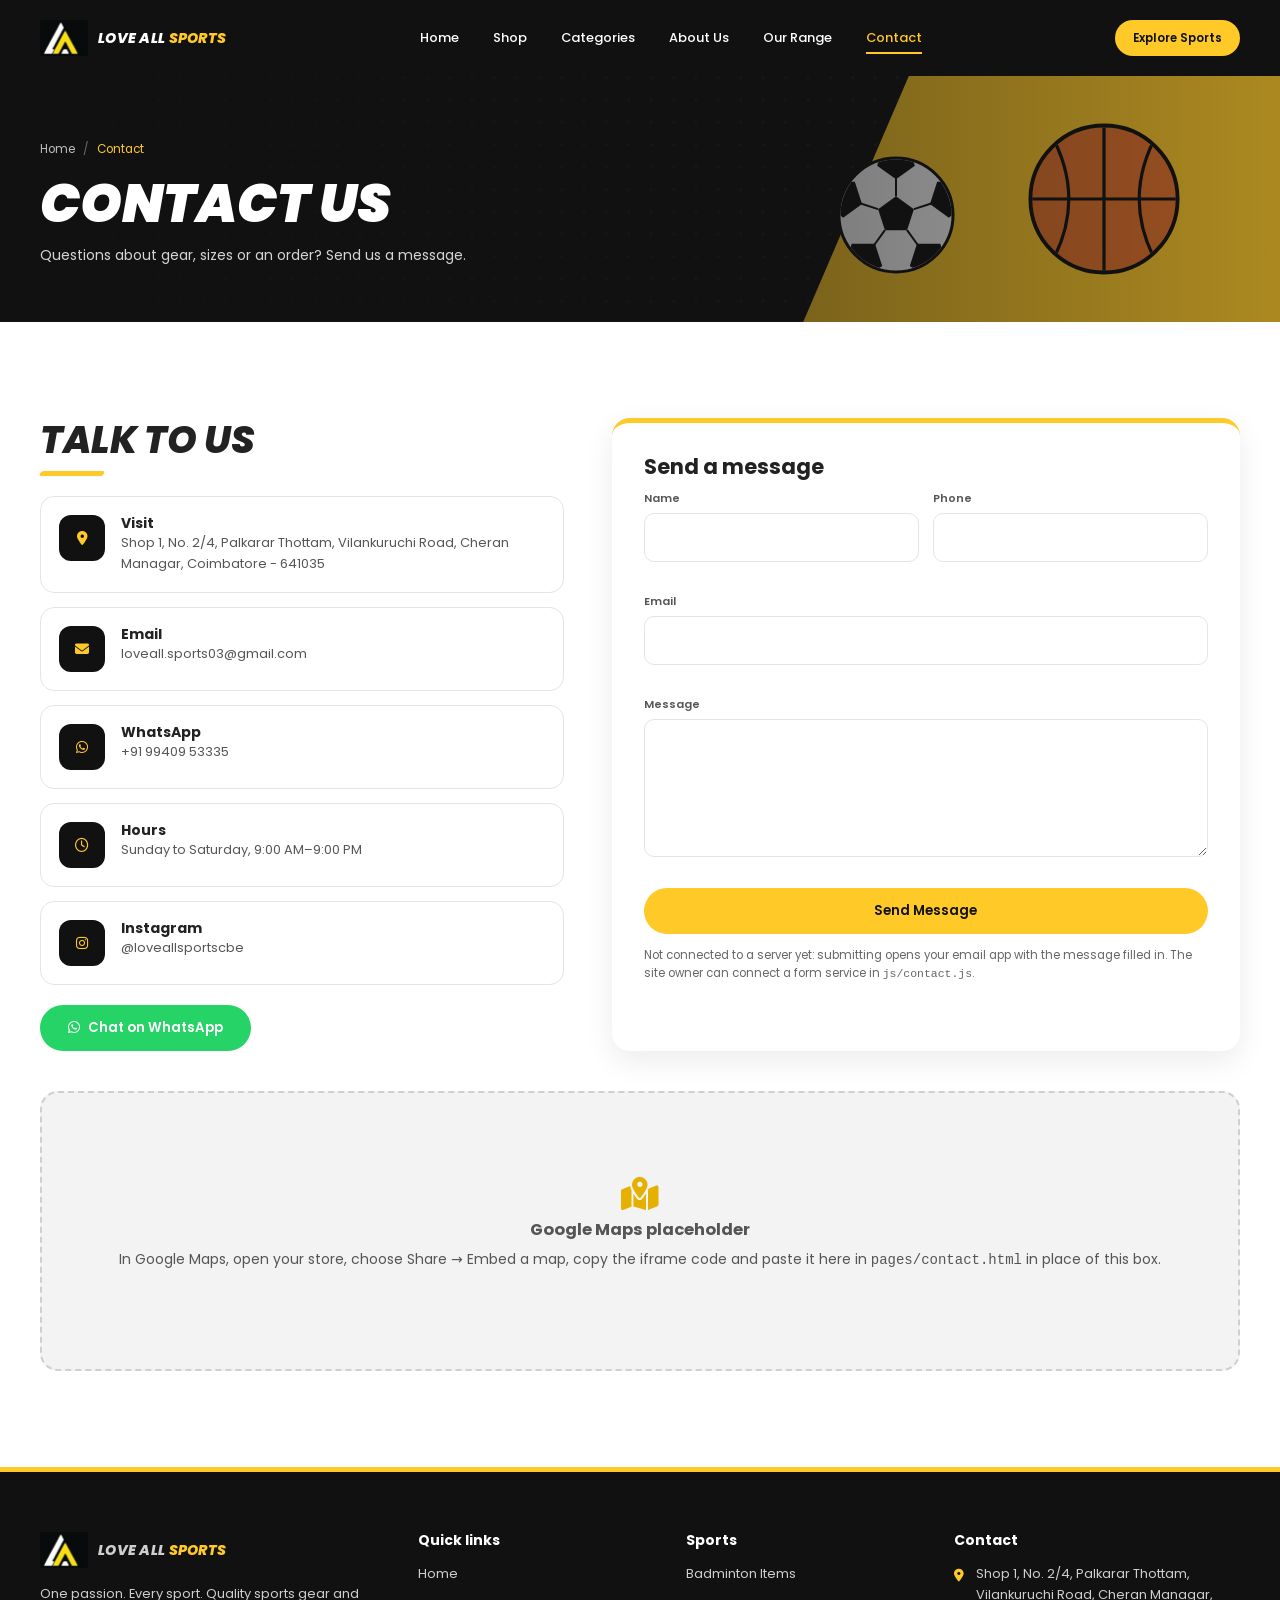
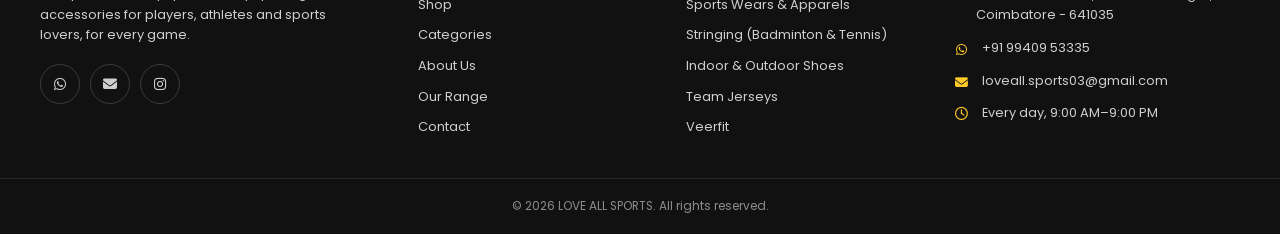
<file: pages/contact.html>
<!DOCTYPE html>
<html lang="en">
<head>
<meta charset="UTF-8">
<meta name="viewport" content="width=device-width, initial-scale=1, viewport-fit=cover">
<title>Contact Us | LOVE ALL SPORTS</title>
<meta name="description" content="Get in touch with LOVE ALL SPORTS by form, WhatsApp or email. Questions about sizes, stock or orders are welcome.">
<meta name="theme-color" content="#111111">
<meta property="og:title" content="Contact Us | LOVE ALL SPORTS">
<meta property="og:description" content="Get in touch with LOVE ALL SPORTS by form, WhatsApp or email. Questions about sizes, stock or orders are welcome.">
<meta property="og:type" content="website">
<link rel="icon" type="image/png" href="../assets/icons/favicon.png">
<link rel="preconnect" href="https://fonts.googleapis.com">
<link rel="preconnect" href="https://fonts.gstatic.com" crossorigin>
<link href="https://fonts.googleapis.com/css2?family=Poppins:ital,wght@0,400;0,500;0,600;0,700;0,800;0,900;1,700;1,800;1,900&display=swap" rel="stylesheet">
<link rel="stylesheet" href="https://cdnjs.cloudflare.com/ajax/libs/font-awesome/6.5.1/css/all.min.css" crossorigin="anonymous" referrerpolicy="no-referrer">
<link rel="stylesheet" href="../css/style.css">
<link rel="stylesheet" href="../css/pages.css">
<link rel="stylesheet" href="../css/responsive.css">
<script>
document.documentElement.classList.add('js');
try {
  if (!sessionStorage.getItem('lasIntroSeen')) {
    document.documentElement.classList.add('intro');
    sessionStorage.setItem('lasIntroSeen', '1');
  }
} catch (error) {}
</script>
</head>
<body data-root="../" data-page="contact">
<a class="skip-link" href="#main">Skip to content</a>
<header class="site-header" id="header">
  <div class="container nav-wrap">
    <a class="logo" href="../index.html" aria-label="LOVE ALL SPORTS home"><img src="../assets/images/logo/logo-mark.png" alt="" width="48" height="36"><span class="logo-text">LOVE ALL <b>SPORTS</b></span></a>
    <nav class="main-nav" id="mainNav" aria-label="Main navigation"><ul>
      <li><a href="../index.html">Home</a></li>
      <li><a href="../pages/products.html">Shop</a></li>
      <li><a href="../pages/categories.html">Categories</a></li>
      <li><a href="../pages/about.html">About Us</a></li>
      <li><a href="../index.html#offers">Our Range</a></li>
      <li><a href="../pages/contact.html" class="active" aria-current="page">Contact</a></li>
    </ul></nav>
    <div class="nav-actions">
      <a class="btn btn-primary btn-sm nav-cta" href="../pages/products.html">Explore Sports</a>
      <button class="hamburger" id="navToggle" aria-label="Toggle menu" aria-expanded="false" aria-controls="mainNav"><span></span><span></span><span></span></button>
    </div>
  </div>
</header>
<main id="main">
<section class="page-banner">
  <div class="container">
    <ol class="breadcrumb" aria-label="Breadcrumb"><li><a href="../index.html">Home</a></li><li><span aria-current="page">Contact</span></li></ol>
    <h1>Contact Us</h1>
    <p>Questions about gear, sizes or an order? Send us a message.</p>
  </div>
</section>
<section class="section">
  <div class="container">
    <div class="contact-grid">
      <div>
        <h2 class="section-title">Talk to us</h2>
        <div class="info-cards" style="margin-top:20px">
          <div class="info-card"><i class="ic fa-solid fa-location-dot"></i><div><h4>Visit</h4><p>Shop 1, No. 2/4, Palkarar Thottam, Vilankuruchi Road, Cheran Managar, Coimbatore - 641035<br></p></div></div>
          <div class="info-card"><i class="ic fa-solid fa-envelope"></i><div><h4>Email</h4><p><a href="#" data-email>loveall.sports03@gmail.com</a></p></div></div>
          <div class="info-card"><i class="ic fa-brands fa-whatsapp"></i><div><h4>WhatsApp</h4><p><a href="#" data-whatsapp>+91 99409 53335</a></p></div></div>
          <div class="info-card"><i class="ic fa-regular fa-clock"></i><div><h4>Hours</h4><p>Sunday to Saturday, 9:00 AM–9:00 PM</p></div></div>
          <div class="info-card"><i class="ic fa-brands fa-instagram"></i><div><h4>Instagram</h4><p><a href="https://www.instagram.com/loveallsportscbe/" target="_blank" rel="noopener noreferrer">@loveallsportscbe</a></p></div></div>
        </div>
        <a class="btn btn-whatsapp" style="margin-top:20px" href="#" data-whatsapp><i class="fa-brands fa-whatsapp"></i> Chat on WhatsApp</a>
        
      </div>
      <div class="form-card">
        <h2 style="font-size:1.5rem">Send a message</h2>
        <form id="contactForm" novalidate>
          <div class="form-grid">
            <div class="form-grid two">
              <div class="field"><label for="name">Name</label><input class="input" id="name" name="name" autocomplete="name" required><span class="err"></span></div>
              <div class="field"><label for="phone">Phone</label><input class="input" id="phone" name="phone" type="tel" autocomplete="tel" required><span class="err"></span></div>
            </div>
            <div class="field"><label for="email">Email</label><input class="input" id="email" name="email" type="email" autocomplete="email" required><span class="err"></span></div>
            <div class="field"><label for="message">Message</label><textarea class="textarea" id="message" name="message" rows="5" required></textarea><span class="err"></span></div>
            <button class="btn btn-primary" type="submit">Send Message</button>
          </div>
          <div class="form-status" id="formStatus" role="status" aria-live="polite"></div>
          <p class="note-box">Not connected to a server yet: submitting opens your email app with the message filled in. The site owner can connect a form service in <code>js/contact.js</code>.</p>
        </form>
      </div>
    </div>
    <div class="map-box" id="map">
      <div><i class="fa-solid fa-map-location-dot"></i><h3>Google Maps placeholder</h3><p>In Google Maps, open your store, choose Share &rarr; Embed a map, copy the iframe code and paste it here in <code>pages/contact.html</code> in place of this box.</p></div>
    </div>
  </div>
</section>
</main>
<footer class="site-footer">
  <div class="container footer-grid">
    <div>
      <a class="logo" href="../index.html" aria-label="LOVE ALL SPORTS home"><img src="../assets/images/logo/logo-mark.png" alt="" width="48" height="36"><span class="logo-text">LOVE ALL <b>SPORTS</b></span></a>
      <p style="margin-top:16px">One passion. Every sport. Quality sports gear and accessories for players, athletes and sports lovers, for every game.</p>
      <div class="socials">
        <a href="#" data-whatsapp aria-label="WhatsApp"><i class="fa-brands fa-whatsapp"></i></a>
        <a href="mailto:loveall.sports03@gmail.com" aria-label="Email love all sports"><i class="fa-solid fa-envelope"></i></a>
        <a href="https://www.instagram.com/loveallsportscbe/" target="_blank" rel="noopener noreferrer" aria-label="Instagram @loveallsportscbe"><i class="fa-brands fa-instagram"></i></a>
      </div>
    </div>
    <div>
      <h4>Quick links</h4>
      <ul class="footer-links">
        <li><a href="../index.html">Home</a></li>
        <li><a href="../pages/products.html">Shop</a></li>
        <li><a href="../pages/categories.html">Categories</a></li>
        <li><a href="../pages/about.html">About Us</a></li>
        <li><a href="../index.html#offers">Our Range</a></li>
        <li><a href="../pages/contact.html">Contact</a></li>
      </ul>
    </div>
    <div>
      <h4>Sports</h4>
      <ul class="footer-links"><li><a href="../pages/products.html?cat=badminton">Badminton Items</a></li><li><a href="../pages/products.html?cat=sports-wear">Sports Wears &amp; Apparels</a></li><li><a href="../pages/products.html?cat=stringing">Stringing (Badminton &amp; Tennis)</a></li><li><a href="../pages/products.html?cat=shoes">Indoor &amp; Outdoor Shoes</a></li><li><a href="../pages/products.html?cat=team-jerseys">Team Jerseys</a></li><li><a href="../pages/products.html?cat=veerfit">Veerfit</a></li></ul>
    </div>
    <div>
      <h4>Contact</h4>
      <ul class="contact-list">
        <li><i class="fa-solid fa-location-dot"></i><span>Shop 1, No. 2/4, Palkarar Thottam, Vilankuruchi Road, Cheran Managar, Coimbatore - 641035</span></li>
        <li><i class="fa-brands fa-whatsapp"></i><a href="#" data-whatsapp>+91 99409 53335</a></li>
        <li><i class="fa-solid fa-envelope"></i><a href="#" data-email>loveall.sports03@gmail.com</a></li>
        <li><i class="fa-regular fa-clock"></i><span>Every day, 9:00 AM–9:00 PM</span></li>
      </ul>
    </div>
  </div>
  <div class="footer-bottom"><div class="container">&copy; <span data-year>2026</span> LOVE ALL SPORTS. All rights reserved.</div></div>
</footer>
<button class="to-top" id="toTop" aria-label="Back to top"><i class="fa-solid fa-arrow-up"></i></button>
<script src="../js/products.js"></script>
<script src="../js/main.js"></script>
<script src="../js/contact.js"></script>
</body>
</html>
</file>
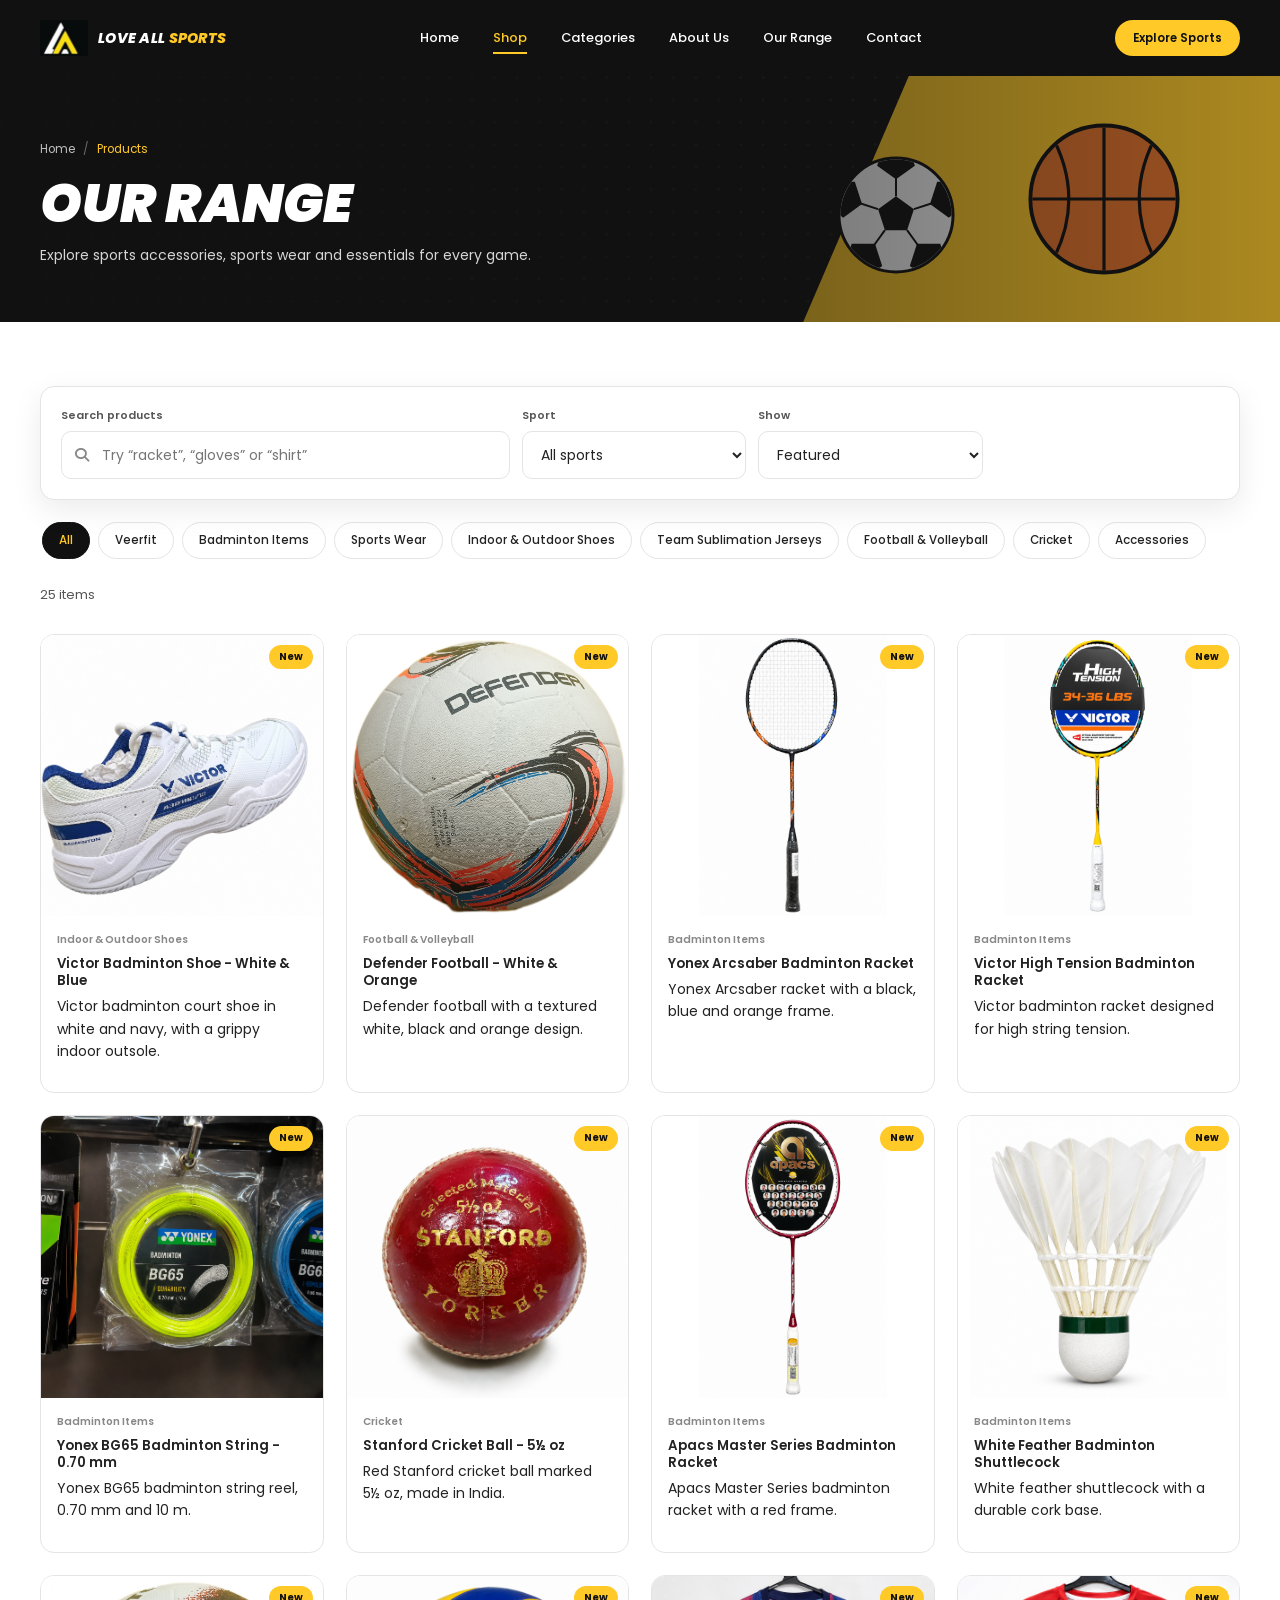
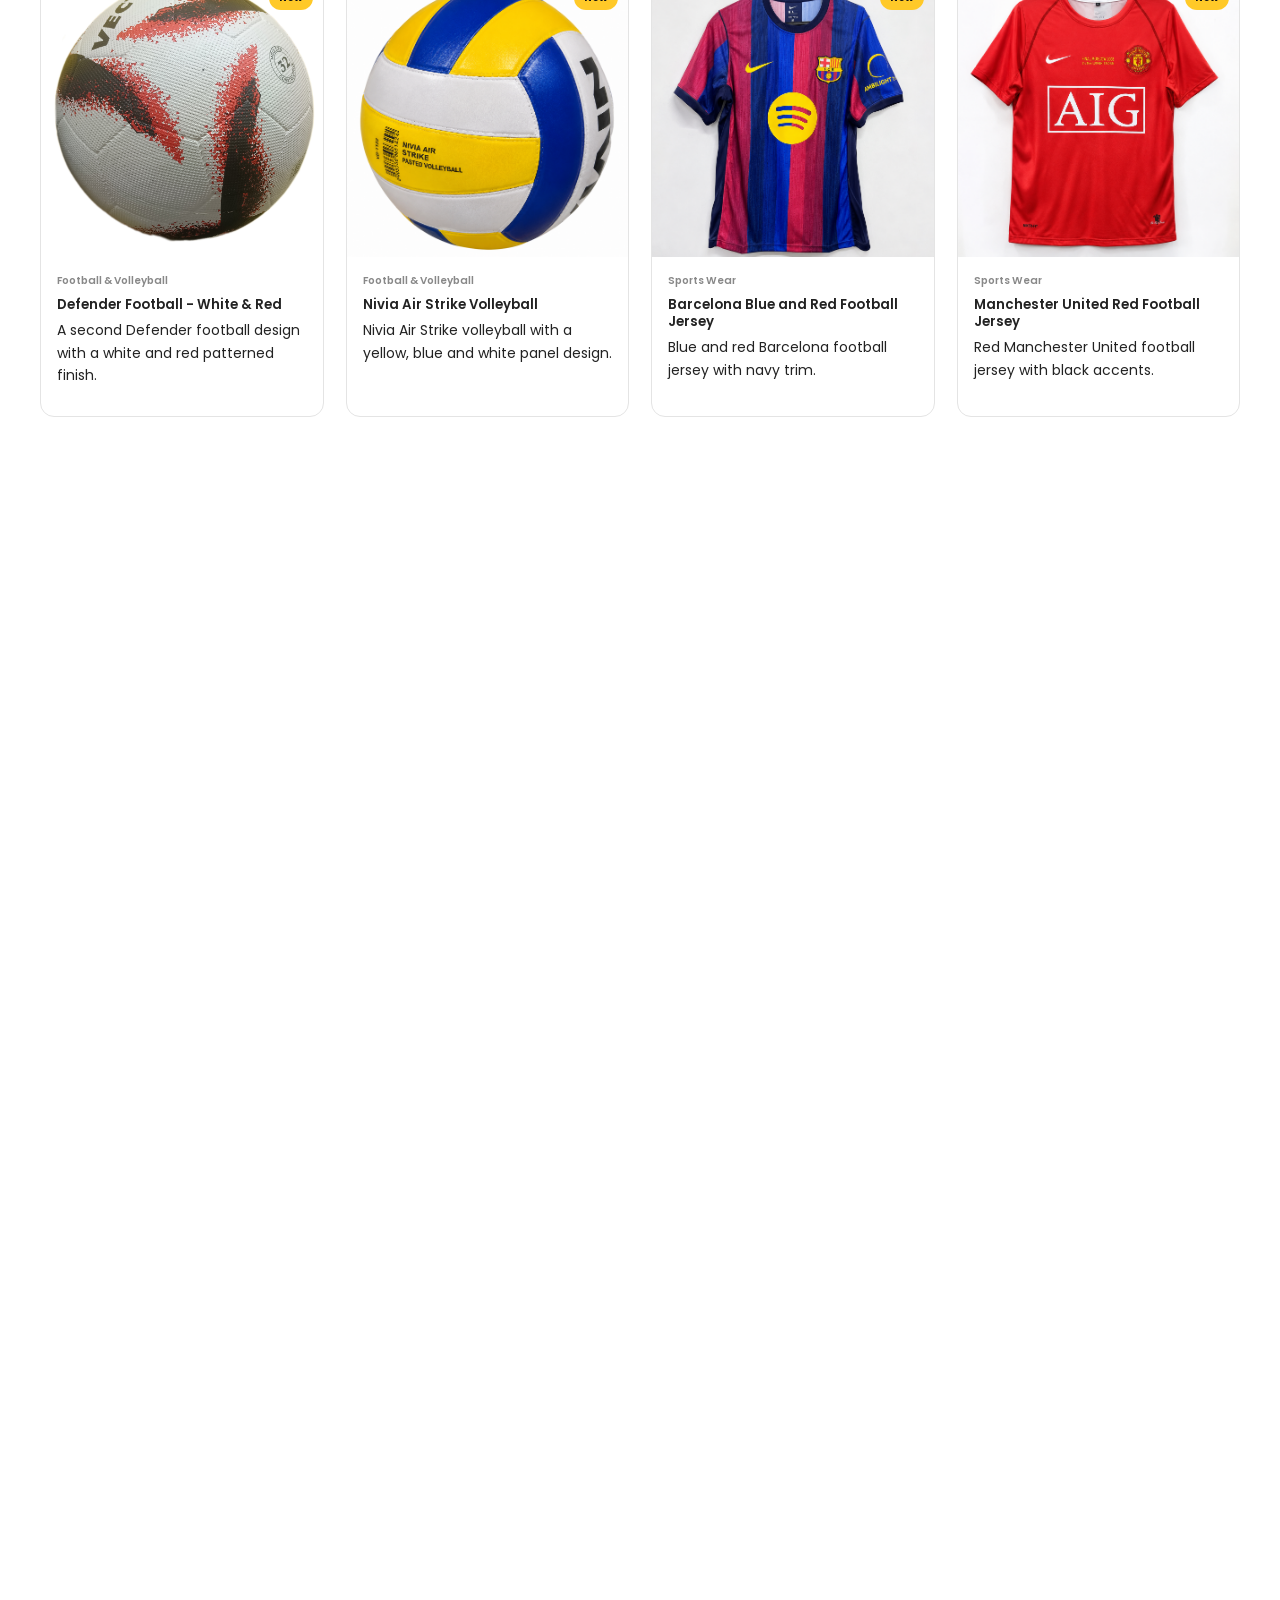
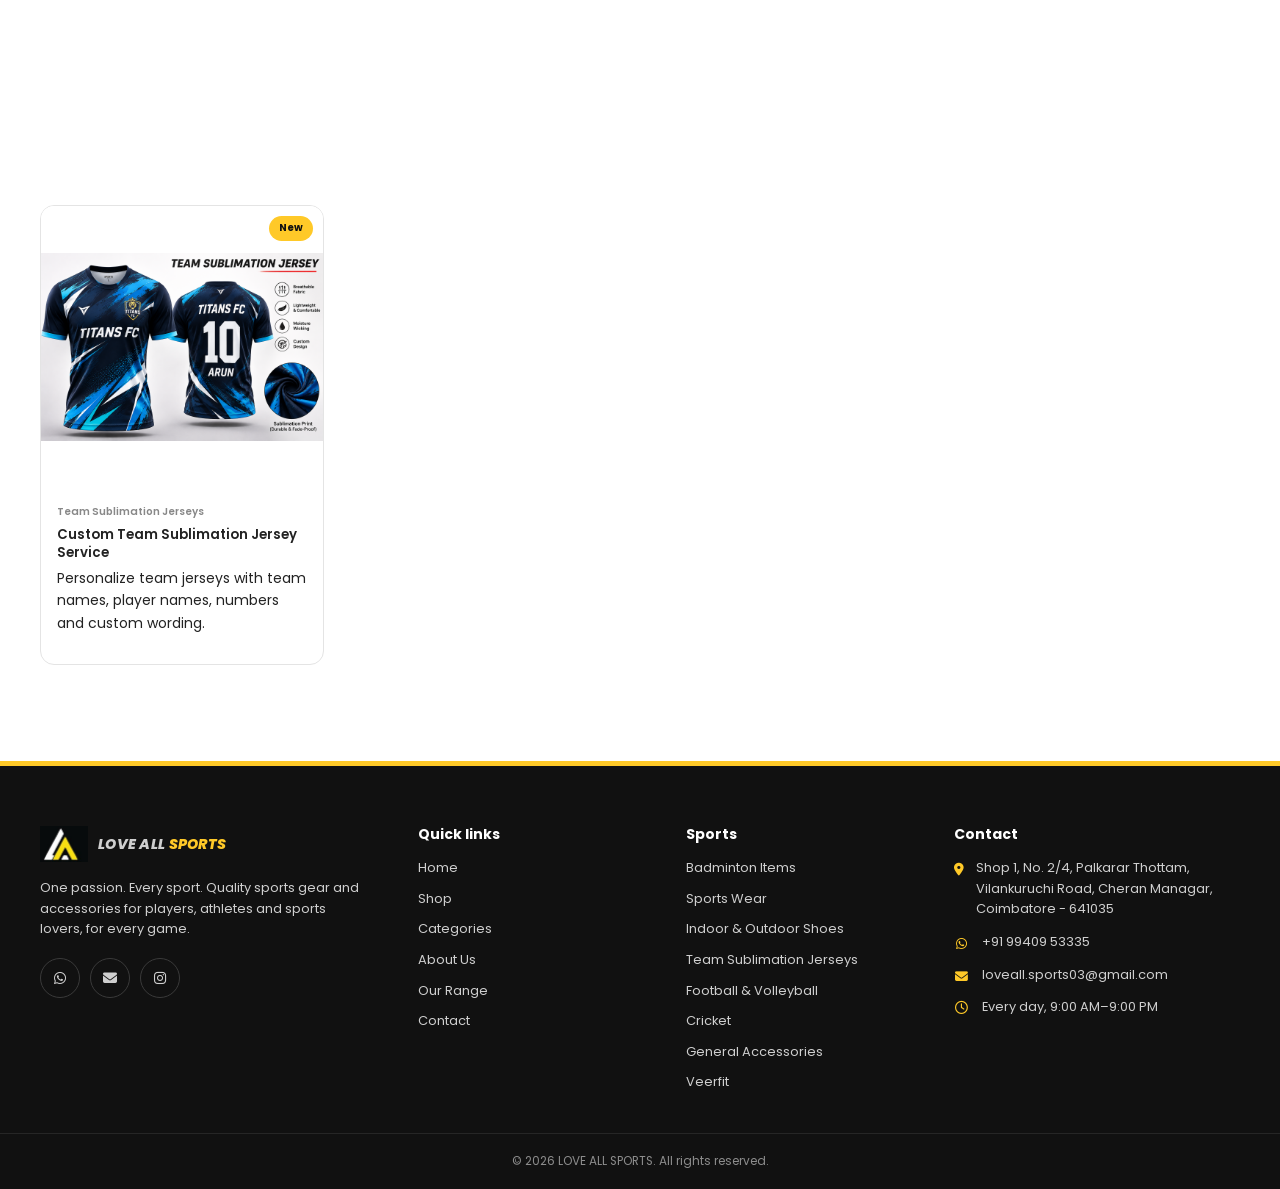
<file: pages/products.html>
<!DOCTYPE html>
<html lang="en">
<head>
<meta charset="UTF-8">
<meta name="viewport" content="width=device-width, initial-scale=1, viewport-fit=cover">
<title>Sports Accessories &amp; Sports Wear | LOVE ALL SPORTS</title>
<meta name="description" content="Shop badminton items, sports wear, indoor and outdoor shoes, custom team sublimation jerseys, football, volleyball, cricket and general accessories.">
<meta name="theme-color" content="#111111">
<meta property="og:title" content="Sports Accessories &amp; Sports Wear | LOVE ALL SPORTS">
<meta property="og:description" content="Shop badminton items, sports wear, indoor and outdoor shoes, custom team sublimation jerseys, football, volleyball, cricket and general accessories.">
<meta property="og:type" content="website">
<link rel="icon" type="image/png" href="../assets/icons/favicon.png">
<link rel="preconnect" href="https://fonts.googleapis.com">
<link rel="preconnect" href="https://fonts.gstatic.com" crossorigin>
<link href="https://fonts.googleapis.com/css2?family=Poppins:ital,wght@0,400;0,500;0,600;0,700;0,800;0,900;1,700;1,800;1,900&display=swap" rel="stylesheet">
<link rel="stylesheet" href="https://cdnjs.cloudflare.com/ajax/libs/font-awesome/6.5.1/css/all.min.css" crossorigin="anonymous" referrerpolicy="no-referrer">
<link rel="stylesheet" href="../css/style.css">
<link rel="stylesheet" href="../css/pages.css">
<link rel="stylesheet" href="../css/responsive.css">
<script>
document.documentElement.classList.add('js');
try {
  if (!sessionStorage.getItem('lasIntroSeen')) {
    document.documentElement.classList.add('intro');
    sessionStorage.setItem('lasIntroSeen', '1');
  }
} catch (error) {}
</script>
</head>
<body data-root="../" data-page="products">
<a class="skip-link" href="#main">Skip to content</a>
<header class="site-header" id="header">
  <div class="container nav-wrap">
    <a class="logo" href="../index.html" aria-label="LOVE ALL SPORTS home"><img src="../assets/images/logo/logo-mark.png" alt="" width="48" height="36"><span class="logo-text">LOVE ALL <b>SPORTS</b></span></a>
    <nav class="main-nav" id="mainNav" aria-label="Main navigation"><ul>
      <li><a href="../index.html">Home</a></li>
      <li><a href="../pages/products.html" class="active" aria-current="page">Shop</a></li>
      <li><a href="../pages/categories.html">Categories</a></li>
      <li><a href="../pages/about.html">About Us</a></li>
      <li><a href="../index.html#offers">Our Range</a></li>
      <li><a href="../pages/contact.html">Contact</a></li>
    </ul></nav>
    <div class="nav-actions">
      <a class="btn btn-primary btn-sm nav-cta" href="../pages/products.html">Explore Sports</a>
      <button class="hamburger" id="navToggle" aria-label="Toggle menu" aria-expanded="false" aria-controls="mainNav"><span></span><span></span><span></span></button>
    </div>
  </div>
</header>
<main id="main">
<section class="page-banner">
  <div class="container">
    <ol class="breadcrumb" aria-label="Breadcrumb"><li><a href="../index.html">Home</a></li><li><span aria-current="page">Products</span></li></ol>
    <h1>Our Range</h1>
    <p>Explore sports accessories, sports wear and essentials for every game.</p>
  </div>
</section>
<section class="section products-section">
  <div class="container">
    <div class="shop-tools" role="search">
      <div class="field wide"><label for="searchInput">Search products</label><div class="search-box"><i class="fa-solid fa-magnifying-glass"></i><input class="input" id="searchInput" type="search" placeholder="Try &ldquo;racket&rdquo;, &ldquo;gloves&rdquo; or &ldquo;shirt&rdquo;" autocomplete="off"></div></div>
      <div class="field"><label for="catSelect">Sport</label><select class="select" id="catSelect"></select></div>
      <div class="field"><label for="sortSelect">Show</label><select class="select" id="sortSelect">
        <option value="featured">Featured</option><option value="popular">Popular</option><option value="newest">Recently added</option></select></div>
    </div>
    <div class="chips" id="catChips" role="group" aria-label="Filter by sport"></div>
    <div class="results-bar"><span id="resultCount" aria-live="polite">24 items</span><button type="button" id="clearFilters" hidden>Clear filters</button></div>
    <div class="product-grid cols-4" id="productGrid"></div>
  </div>
</section>
</main>
<footer class="site-footer">
  <div class="container footer-grid">
    <div>
      <a class="logo" href="../index.html" aria-label="LOVE ALL SPORTS home"><img src="../assets/images/logo/logo-mark.png" alt="" width="48" height="36"><span class="logo-text">LOVE ALL <b>SPORTS</b></span></a>
      <p style="margin-top:16px">One passion. Every sport. Quality sports gear and accessories for players, athletes and sports lovers, for every game.</p>
      <div class="socials">
        <a href="#" data-whatsapp aria-label="WhatsApp"><i class="fa-brands fa-whatsapp"></i></a>
        <a href="mailto:loveall.sports03@gmail.com" aria-label="Email love all sports"><i class="fa-solid fa-envelope"></i></a>
        <a href="https://www.instagram.com/loveallsportscbe/" target="_blank" rel="noopener noreferrer" aria-label="Instagram @loveallsportscbe"><i class="fa-brands fa-instagram"></i></a>
      </div>
    </div>
    <div>
      <h4>Quick links</h4>
      <ul class="footer-links">
        <li><a href="../index.html">Home</a></li>
        <li><a href="../pages/products.html">Shop</a></li>
        <li><a href="../pages/categories.html">Categories</a></li>
        <li><a href="../pages/about.html">About Us</a></li>
        <li><a href="../index.html#offers">Our Range</a></li>
        <li><a href="../pages/contact.html">Contact</a></li>
      </ul>
    </div>
    <div>
      <h4>Sports</h4>
      <ul class="footer-links"><li><a href="../pages/products.html?cat=badminton">Badminton Items</a></li><li><a href="../pages/products.html?cat=sports-wear">Sports Wear</a></li><li><a href="../pages/products.html?cat=shoes">Indoor &amp; Outdoor Shoes</a></li><li><a href="../pages/products.html?cat=team-jerseys">Team Sublimation Jerseys</a></li><li><a href="../pages/products.html?cat=football-volleyball">Football &amp; Volleyball</a></li><li><a href="../pages/products.html?cat=cricket">Cricket</a></li><li><a href="../pages/products.html?cat=accessories">General Accessories</a></li><li><a href="../pages/products.html?cat=veerfit">Veerfit</a></li></ul>
    </div>
    <div>
      <h4>Contact</h4>
      <ul class="contact-list">
        <li><i class="fa-solid fa-location-dot"></i><span>Shop 1, No. 2/4, Palkarar Thottam, Vilankuruchi Road, Cheran Managar, Coimbatore - 641035</span></li>
        <li><i class="fa-brands fa-whatsapp"></i><a href="#" data-whatsapp>+91 99409 53335</a></li>
        <li><i class="fa-solid fa-envelope"></i><a href="#" data-email>loveall.sports03@gmail.com</a></li>
        <li><i class="fa-regular fa-clock"></i><span>Every day, 9:00 AM–9:00 PM</span></li>
      </ul>
    </div>
  </div>
  <div class="footer-bottom"><div class="container">&copy; <span data-year>2026</span> LOVE ALL SPORTS. All rights reserved.</div></div>
</footer>
<button class="to-top" id="toTop" aria-label="Back to top"><i class="fa-solid fa-arrow-up"></i></button>
<script src="../js/products.js"></script>
<script src="../js/main.js"></script>
</body>
</html>
</file>
<file: css/style.css>
/* =========================================================
   LOVE ALL SPORTS - base styles + reusable components
   Mobile-first. Wider layouts live in responsive.css
   ========================================================= */
:root {
  --yellow: #FFC928;
  --yellow-dark: #E6B000;
  --black: #111111;
  --black-2: #1B1B1B;
  --white: #FFFFFF;
  --gray: #F3F3F3;
  --text: #222222;
  --muted: #888888;
  --line: #E4E4E4;
  --radius: 14px;
  --radius-sm: 8px;
  --shadow: 0 10px 30px rgba(0, 0, 0, .08);
  --shadow-lg: 0 20px 50px rgba(0, 0, 0, .18);
  --header-h: 68px;
  --ease: cubic-bezier(.2, .7, .2, 1);
  --font: 'Poppins', 'Inter', system-ui, -apple-system, 'Segoe UI', Roboto, sans-serif;
}

*, *::before, *::after { box-sizing: border-box; }
html { font-size: 14px; scroll-behavior: smooth; scroll-padding-top: calc(var(--header-h) + 12px); -webkit-text-size-adjust: 100%; }
body { margin: 0; font-family: var(--font); color: var(--text); background: var(--white); line-height: 1.6; font-size: 1rem; overflow-x: hidden; }
img { max-width: 100%; display: block; height: auto; }
a { color: inherit; text-decoration: none; }
ul { list-style: none; margin: 0; padding: 0; }
button, input, select, textarea { font: inherit; color: inherit; }
button { cursor: pointer; border: 0; background: none; }
h1, h2, h3, h4 { line-height: 1.15; margin: 0 0 .5em; font-weight: 700; }
p { margin: 0 0 1em; }
:focus-visible { outline: 3px solid var(--yellow); outline-offset: 2px; }
.skip-link { position: absolute; left: -999px; top: 8px; background: var(--yellow); color: var(--black); padding: 8px 14px; border-radius: 6px; z-index: 300; font-weight: 600; }
.skip-link:focus { left: 8px; }
.container { width: 100%; max-width: 1240px; margin: 0 auto; padding: 0 20px; }
.sr-only { position: absolute; width: 1px; height: 1px; overflow: hidden; clip: rect(0 0 0 0); white-space: nowrap; }

/* ---------- Buttons ---------- */
.btn { display: inline-flex; align-items: center; justify-content: center; gap: 8px; padding: 13px 26px; border-radius: 999px; font-weight: 600; font-size: .95rem; transition: transform .25s var(--ease), background .25s, color .25s, box-shadow .25s, border-color .25s; white-space: nowrap; border: 2px solid transparent; line-height: 1.2; }
.btn:active { transform: scale(.97); }
.btn-primary { background: var(--yellow); color: var(--black); }
.btn-primary:hover { background: var(--black); color: var(--yellow); box-shadow: 0 8px 20px rgba(255, 201, 40, .35); transform: translateY(-2px); }
.btn-dark { background: var(--black); color: var(--white); }
.btn-dark:hover { background: var(--yellow); color: var(--black); transform: translateY(-2px); }
.btn-outline { border-color: var(--black); color: var(--black); background: transparent; }
.btn-outline:hover { background: var(--black); color: var(--yellow); }
.btn-ghost { border-color: rgba(255, 255, 255, .6); color: var(--white); }
.btn-ghost:hover { background: var(--white); color: var(--black); border-color: var(--white); }
.btn-sm { padding: 9px 16px; font-size: .84rem; }
.btn-block { width: 100%; }
.btn[disabled] { opacity: .5; pointer-events: none; }

/* ---------- Header / nav ---------- */
.site-header { position: sticky; top: 0; z-index: 100; background: var(--black); color: var(--white); height: var(--header-h); transition: box-shadow .3s, background .3s; }
.site-header.scrolled { box-shadow: 0 8px 24px rgba(0, 0, 0, .35); background: rgba(17, 17, 17, .96); backdrop-filter: blur(8px); }
.nav-wrap { display: flex; align-items: center; justify-content: space-between; height: var(--header-h); gap: 12px; }
.logo { display: flex; align-items: center; gap: 10px; flex-shrink: 0; }
.logo img { width: 48px; height: 36px; }
.logo-text { font-weight: 800; font-style: italic; letter-spacing: .02em; font-size: 1.02rem; line-height: 1; white-space: nowrap; }
.logo-text b { color: var(--yellow); font-weight: 800; }
.main-nav { position: fixed; inset: var(--header-h) 0 auto 0; background: var(--black); padding: 8px 20px 24px; border-top: 1px solid #2a2a2a; transform: translateY(-12px); opacity: 0; visibility: hidden; transition: all .3s var(--ease); max-height: calc(100vh - var(--header-h)); overflow-y: auto; }
.main-nav.open { transform: none; opacity: 1; visibility: visible; }
.main-nav a { display: block; padding: 14px 4px; font-weight: 500; border-bottom: 1px solid #262626; position: relative; transition: color .2s; }
.main-nav a:hover, .main-nav a.active { color: var(--yellow); }
.nav-actions { display: flex; align-items: center; gap: 8px; }
.nav-cta { display: none; }
.icon-btn { position: relative; width: 42px; height: 42px; border-radius: 50%; display: grid; place-items: center; color: var(--white); font-size: 1.1rem; transition: background .2s, color .2s; }
.icon-btn:hover { background: var(--yellow); color: var(--black); }
.cart-count { position: absolute; top: 0; right: 0; min-width: 19px; height: 19px; padding: 0 5px; border-radius: 999px; background: var(--yellow); color: var(--black); font-size: .7rem; font-weight: 700; display: grid; place-items: center; transition: transform .3s; }
.cart-count.bump { animation: bump .45s var(--ease); }
@keyframes bump { 40% { transform: scale(1.5); } }
.hamburger { width: 42px; height: 42px; display: grid; place-content: center; gap: 5px; border-radius: 50%; }
.hamburger span { display: block; width: 22px; height: 2px; background: var(--white); border-radius: 2px; transition: transform .3s, opacity .3s; }
.hamburger[aria-expanded="true"] span:nth-child(1) { transform: translateY(7px) rotate(45deg); }
.hamburger[aria-expanded="true"] span:nth-child(2) { opacity: 0; }
.hamburger[aria-expanded="true"] span:nth-child(3) { transform: translateY(-7px) rotate(-45deg); }

/* ---------- Section heads ---------- */
.section { padding: 80px 0; }
.section-gray { background: var(--gray); }
.section-dark { background: var(--black); color: var(--white); }
.section-head { max-width: 640px; margin-bottom: 36px; }
.section-head.center { margin-left: auto; margin-right: auto; text-align: center; }
.section-title { font-size: clamp(1.8rem, 5vw, 2.7rem); font-weight: 800; font-style: italic; letter-spacing: -.01em; text-transform: uppercase; position: relative; padding-bottom: 14px; }
.section-title::after { content: ""; position: absolute; left: 0; bottom: 0; width: 64px; height: 5px; background: var(--yellow); border-radius: 3px; transform: skewX(-25deg); }
.center .section-title::after { left: 50%; margin-left: -32px; }
.section-sub { color: var(--muted); margin: 0; }
.section-dark .section-sub { color: #bdbdbd; }

/* ---------- Product card ---------- */
.product-grid { display: grid; grid-template-columns: repeat(2, 1fr); gap: 14px; }
.product-card { background: var(--white); border-radius: var(--radius); overflow: hidden; border: 1px solid var(--line); display: flex; flex-direction: column; transition: transform .35s var(--ease), box-shadow .35s var(--ease), border-color .35s; }
.product-card:hover { transform: translateY(-6px); box-shadow: var(--shadow-lg); border-color: var(--yellow); }
.pc-media { position: relative; background: #fff; aspect-ratio: 1 / 1; overflow: hidden; cursor: pointer; }
.pc-media img { width: 100%; height: 100%; object-fit: contain; transition: transform .5s var(--ease); }
.product-card:hover .pc-media img { transform: scale(1.07); }
.pc-media img.pc-package { position: absolute; z-index: 2; right: 10px; bottom: 10px; width: 28%; height: 28%; object-fit: contain; border: 1px solid var(--line); border-radius: 10px; background: #fff; box-shadow: var(--shadow); }
.product-card:hover .pc-media img.pc-package { transform: scale(1.03); }
.badge { position: absolute; top: 10px; left: 10px; background: var(--black); color: var(--yellow); font-size: .72rem; font-weight: 700; padding: 4px 10px; border-radius: 999px; z-index: 2; }
.badge.new { left: auto; right: 10px; background: var(--yellow); color: var(--black); }
.pc-body { padding: 14px; display: flex; flex-direction: column; gap: 6px; flex: 1; }
.pc-cat { font-size: .74rem; font-weight: 600; color: var(--muted); }
.pc-name { font-size: .95rem; font-weight: 600; margin: 0; line-height: 1.3; }
.veerfit-popup-backdrop { position: fixed; inset: 0; z-index: 10020; display: none; align-items: center; justify-content: center; padding: 18px; background: rgba(0, 0, 0, .72); }
.veerfit-popup-backdrop.is-open { display: flex; }
.veerfit-popup { position: relative; width: min(520px, 90vw, 90vh); aspect-ratio: 1; max-height: 90vh; overflow: auto; padding: 58px clamp(18px, 4vw, 34px) 24px; border-radius: 22px; background: #050505; color: var(--black); box-shadow: 0 24px 80px rgba(0, 0, 0, .35); display: flex; flex-direction: column; align-items: center; justify-content: center; }
.veerfit-popup-close { position: absolute; top: 14px; right: 14px; display: grid; place-items: center; width: 42px; height: 42px; border: 1px solid var(--line); border-radius: 50%; background: var(--white); color: var(--black); font-size: 1.1rem; transition: background .2s, color .2s; }
.veerfit-popup-close:hover { background: var(--black); color: var(--white); }
.veerfit-popup-logo { display: block; width: 100%; max-height: 58%; height: auto; object-fit: contain; border-radius: 8px; }
.veerfit-popup-actions { display: flex; justify-content: center; margin-top: 20px; }
.veerfit-popup-close:focus-visible, .veerfit-popup-actions a:focus-visible { outline: 3px solid var(--yellow); outline-offset: 3px; }
.stars { color: var(--yellow-dark); font-size: .75rem; display: flex; gap: 2px; align-items: center; }
.stars small { color: var(--muted); margin-left: 6px; font-size: .74rem; }
.price { display: flex; align-items: baseline; gap: 8px; flex-wrap: wrap; margin-top: auto; padding-top: 4px; }
.price strong { font-size: 1.12rem; font-weight: 700; }
.price s { color: var(--muted); font-size: .85rem; }
.pc-actions { display: grid; gap: 8px; margin-top: 8px; }

/* ---------- Cart drawer ---------- */
.overlay { position: fixed; inset: 0; background: rgba(0, 0, 0, .6); opacity: 0; visibility: hidden; transition: opacity .3s; z-index: 150; }
.overlay.show { opacity: 1; visibility: visible; }
.drawer { position: fixed; top: 0; right: 0; bottom: 0; width: min(420px, 100%); background: var(--white); z-index: 160; transform: translateX(100%); transition: transform .4s var(--ease); display: flex; flex-direction: column; box-shadow: var(--shadow-lg); }
.drawer.open { transform: none; }
.drawer-head { display: flex; align-items: center; justify-content: space-between; padding: 18px 20px; background: var(--black); color: var(--white); }
.drawer-head h2 { margin: 0; font-size: 1.1rem; }
.drawer-head .icon-btn { width: 36px; height: 36px; }
.drawer-body { flex: 1; overflow-y: auto; padding: 8px 20px; }
.drawer-foot { padding: 16px 20px 20px; border-top: 1px solid var(--line); background: var(--gray); }
.cart-row { display: grid; grid-template-columns: 72px 1fr; gap: 14px; padding: 16px 0; border-bottom: 1px solid var(--line); }
.cart-row img { width: 72px; height: 72px; border-radius: 10px; object-fit: cover; background: var(--gray); }
.cart-row h4 { font-size: .9rem; margin: 0 0 4px; font-weight: 600; }
.cart-row .meta { display: flex; align-items: center; justify-content: space-between; gap: 8px; flex-wrap: wrap; }
.qty { display: inline-flex; align-items: center; border: 1px solid var(--line); border-radius: 999px; overflow: hidden; background: var(--white); }
.qty button { width: 32px; height: 32px; font-weight: 700; transition: background .2s; }
.qty button:hover { background: var(--yellow); }
.qty span { min-width: 30px; text-align: center; font-weight: 600; font-size: .9rem; }
.remove-btn { color: var(--muted); font-size: .8rem; transition: color .2s; }
.remove-btn:hover { color: #c0392b; }
.line-total { font-weight: 700; }
.subtotal-row { display: flex; justify-content: space-between; font-weight: 700; font-size: 1.1rem; margin-bottom: 4px; }
.small-note { font-size: .8rem; color: var(--muted); margin: 0 0 12px; }
.empty-state { text-align: center; padding: 48px 12px; color: var(--muted); }
.empty-state i { font-size: 2.6rem; color: var(--yellow); margin-bottom: 14px; }
.empty-state h3 { color: var(--text); }

/* ---------- Modal ---------- */
.modal { position: fixed; inset: 0; z-index: 170; display: grid; place-items: center; padding: 16px; opacity: 0; visibility: hidden; transition: opacity .3s, visibility .3s; }
.modal.open { opacity: 1; visibility: visible; }
.modal-backdrop { position: absolute; inset: 0; background: rgba(0, 0, 0, .7); }
.modal-card { position: relative; background: var(--white); border-radius: 18px; width: min(920px, 100%); max-height: 92vh; overflow-y: auto; transform: translateY(24px) scale(.98); transition: transform .35s var(--ease); display: grid; }
.modal.open .modal-card { transform: none; }
.modal-close { position: absolute; top: 12px; right: 12px; width: 38px; height: 38px; border-radius: 50%; background: var(--black); color: var(--white); z-index: 3; display: grid; place-items: center; transition: background .2s, color .2s; }
.modal-close:hover { background: var(--yellow); color: var(--black); }
.modal-media { background: var(--gray); aspect-ratio: 1 / 1; }
.modal-media img { width: 100%; height: 100%; object-fit: cover; }
.modal-info { padding: 24px 22px 28px; }
.modal-info h2 { font-size: 1.5rem; margin: 6px 0 10px; }
.modal-info .price strong { font-size: 1.6rem; }
.feature-list { margin: 14px 0 20px; display: grid; gap: 8px; }
.feature-list li { display: flex; gap: 10px; align-items: center; font-size: .92rem; }
.feature-list i { color: var(--yellow-dark); }
.modal-buy { display: flex; gap: 12px; flex-wrap: wrap; align-items: center; }

/* ---------- Toast ---------- */
.toast-wrap { position: fixed; left: 50%; bottom: 22px; transform: translateX(-50%); z-index: 400; display: grid; gap: 8px; width: max-content; max-width: calc(100% - 32px); }
.toast { background: var(--black); color: var(--white); padding: 12px 18px; border-radius: 999px; font-size: .9rem; display: flex; gap: 10px; align-items: center; box-shadow: var(--shadow-lg); animation: toastIn .4s var(--ease); border-left: 4px solid var(--yellow); }
.toast i { color: var(--yellow); }
.toast.out { opacity: 0; transform: translateY(10px); transition: all .3s; }
@keyframes toastIn { from { opacity: 0; transform: translateY(16px); } }

/* ---------- Back to top ---------- */
.to-top { position: fixed; right: 16px; bottom: 18px; width: 46px; height: 46px; border-radius: 50%; background: var(--yellow); color: var(--black); display: grid; place-items: center; box-shadow: var(--shadow-lg); opacity: 0; visibility: hidden; transform: translateY(14px); transition: all .3s var(--ease); z-index: 90; }
.to-top.show { opacity: 1; visibility: visible; transform: none; }
.to-top:hover { background: var(--black); color: var(--yellow); }

/* ---------- Footer ---------- */
.site-footer { background: var(--black); color: #cfcfcf; padding-top: 60px; border-top: 5px solid var(--yellow); }
.footer-grid { display: grid; gap: 34px; padding-bottom: 40px; }
.site-footer h4 { color: var(--white); font-size: 1rem; margin-bottom: 16px; }
.site-footer p { font-size: .92rem; }
.footer-links { display: grid; gap: 10px; font-size: .92rem; }
.footer-links a { transition: color .2s, padding-left .2s; }
.footer-links a:hover { color: var(--yellow); padding-left: 4px; }
.contact-list { display: grid; gap: 12px; font-size: .92rem; }
.contact-list li { display: flex; gap: 12px; align-items: flex-start; }
.contact-list i { color: var(--yellow); margin-top: 5px; width: 16px; text-align: center; }
.socials { display: flex; gap: 10px; margin-top: 18px; flex-wrap: wrap; }
.socials a { width: 40px; height: 40px; border-radius: 50%; border: 1px solid #3a3a3a; display: grid; place-items: center; transition: all .25s; }
.socials a:hover { background: var(--yellow); color: var(--black); border-color: var(--yellow); transform: translateY(-3px); }
.footer-bottom { border-top: 1px solid #262626; padding: 18px 0; font-size: .85rem; text-align: center; color: #8c8c8c; }

/* ---------- Scroll reveal ---------- */
.js .reveal { opacity: 0; transform: translateY(26px); transition: opacity .7s var(--ease), transform .7s var(--ease); }
.js .reveal.in { opacity: 1; transform: none; }

/* Opening intro reveals the supplied artwork piece by piece. */
.intro-screen { display: none; }
.js.intro .intro-screen {
  position: fixed;
  inset: 0;
  z-index: 9999;
  display: grid;
  place-items: center;
  overflow: hidden;
  background: #000;
  pointer-events: none;
  animation: intro-screen-out .55s ease 3.2s forwards;
}
.intro-canvas { position: relative; width: min(52vw, 920px, 120vh); aspect-ratio: 2 / 1; overflow: hidden; background: #000; }
.intro-piece {
  position: absolute;
  inset: 0;
  display: block;
  background: url("../assets/images/banners/opening-badminton-players.png") center / 100% 100% no-repeat;
  opacity: 0;
}
.intro-player-left { clip-path: inset(8% 82% 34% 3%); animation: intro-from-left .55s cubic-bezier(.2, .7, .2, 1) .15s forwards; }
.intro-player-right { clip-path: polygon(73% 14%, 97% 14%, 97% 67%, 80% 67%, 80% 30%, 76% 30%, 76% 27%, 73% 27%); animation: intro-right-reveal .55s ease .8s forwards; }
.intro-wordmark { clip-path: inset(18% 25% 12% 17%); animation: intro-wordmark .65s cubic-bezier(.2, .7, .2, 1) 1.45s forwards; }
.intro-top-mark { clip-path: inset(4% 48% 80% 42%); animation: intro-from-top .55s cubic-bezier(.2, .7, .2, 1) 2.2s forwards; }
@keyframes intro-screen-out { to { opacity: 0; visibility: hidden; } }
@keyframes intro-from-left { to { opacity: 1; transform: translateX(0); } from { transform: translateX(-32px); } }
@keyframes intro-right-reveal { from { opacity: 0; } to { opacity: 1; } }
@keyframes intro-wordmark { from { opacity: 0; transform: scale(.94); } to { opacity: 1; transform: scale(1); } }
@keyframes intro-from-top { from { opacity: 0; transform: translateY(-24px); } to { opacity: 1; transform: translateY(0); } }

@media (prefers-reduced-motion: reduce) {
  html { scroll-behavior: auto; }
  *, *::before, *::after { animation-duration: .01ms !important; transition-duration: .01ms !important; }
  .js .reveal { opacity: 1; transform: none; }
  .js.intro .intro-screen { display: none; }
}

@media (max-width: 600px) {
  .intro-canvas { width: min(88vw, 520px); }
}
</file>
<file: css/pages.css>
/* =========================================================
   LOVE ALL SPORTS - page / section styles (mobile-first)
   ========================================================= */

/* ---------- Hero ---------- */
.hero { position: relative; min-height: calc(100vh - var(--header-h)); min-height: calc(100svh - var(--header-h)); display: flex; align-items: center; background: var(--black); color: var(--white); overflow: hidden; }
.hero-bg { position: absolute; inset: 0; background: url("../assets/images/banners/dramatic-yellow-badminton-gear.png") 70% center / cover no-repeat; transform: scale(1.06); animation: heroZoom 2.2s var(--ease) forwards; }
.hero::before { content: ""; position: absolute; inset: 0; z-index: 1; background: linear-gradient(90deg, rgba(8, 11, 14, .99) 0%, rgba(8, 11, 14, .99) 48%, rgba(8, 11, 14, .96) 58%, rgba(8, 11, 14, .42) 82%, rgba(8, 11, 14, .24) 100%); }
.hero-inner { position: relative; z-index: 2; padding-top: 56px; padding-bottom: 96px; }
.hero-eyebrow { display: flex; align-items: center; gap: 16px; width: fit-content; margin: 0 0 22px; color: var(--white); font-size: .78rem; font-weight: 600; letter-spacing: .28em; text-transform: uppercase; }
.hero-eyebrow::before, .hero-eyebrow::after { content: ""; width: 42px; height: 2px; background: var(--yellow); }
.hero-title { font-size: clamp(2.7rem, 11.5vw, 6.4rem); font-weight: 900; font-style: italic; text-transform: uppercase; line-height: .95; letter-spacing: -.02em; margin: 0 0 22px; }
.hero-title span { display: block; opacity: 0; transform: translateX(-40px) skewX(-6deg); animation: slideIn .8s var(--ease) forwards; }
.hero-title span:nth-child(2) { color: var(--yellow); animation-delay: .22s; }
.hero-text { max-width: 520px; font-size: 1.05rem; color: #dcdcdc; opacity: 0; animation: fadeUp .8s var(--ease) .55s forwards; }
.hero-cta { display: flex; flex-wrap: wrap; gap: 12px; margin-top: 28px; opacity: 0; animation: fadeUp .8s var(--ease) .75s forwards; }
@keyframes slideIn { to { opacity: 1; transform: none; } }
@keyframes fadeUp { from { opacity: 0; transform: translateY(20px); } to { opacity: 1; transform: none; } }
@keyframes heroZoom { to { transform: scale(1); } }

.ticker { background: var(--yellow); color: var(--black); overflow-x: auto; overflow-y: hidden; border-block: 3px solid var(--black); scrollbar-width: thin; -webkit-overflow-scrolling: touch; scroll-behavior: smooth; }
.ticker::-webkit-scrollbar { height: 6px; }
.ticker::-webkit-scrollbar-thumb { background: var(--black); border-radius: 999px; }
.ticker:focus-visible { outline-color: var(--black); outline-offset: -4px; }
.ticker-track { display: flex; width: max-content; }
.ticker-track span { padding: 12px 28px; font-weight: 800; font-style: italic; text-transform: uppercase; font-size: .95rem; white-space: nowrap; }
.ticker-track span::after { content: "/"; margin-left: 56px; opacity: .45; }

/* ---------- Category cards ---------- */
.cat-grid { display: grid; grid-template-columns: repeat(2, 1fr); gap: 14px; }
.cat-card { position: relative; border-radius: var(--radius); overflow: hidden; aspect-ratio: 4 / 5; background: var(--black); color: var(--white); display: flex; flex-direction: column; justify-content: flex-end; isolation: isolate; }
.cat-card img { position: absolute; inset: 0; width: 100%; height: 100%; object-fit: cover; z-index: -2; transition: transform .6s var(--ease); }
.cat-card::after { content: ""; position: absolute; inset: 0; z-index: -1; background: linear-gradient(0deg, rgba(0, 0, 0, .88) 0%, rgba(0, 0, 0, .05) 60%); transition: background .4s; }
.cat-card:hover img { transform: scale(1.08) rotate(1deg); }
.cat-card:hover::after { background: linear-gradient(0deg, rgba(17, 17, 17, .95) 0%, rgba(255, 201, 40, .18) 100%); }
.cat-info { padding: 14px; }
.cat-info h3 { font-size: 1.05rem; margin: 0 0 4px; }
.cat-info p { font-size: .8rem; color: #cfcfcf; margin: 0 0 10px; display: none; }
.cat-btn { display: inline-flex; align-items: center; gap: 8px; background: var(--yellow); color: var(--black); font-weight: 600; font-size: .78rem; padding: 8px 14px; border-radius: 999px; transition: gap .25s, background .25s, color .25s; }
.cat-card:hover .cat-btn { gap: 14px; background: var(--white); }
.cat-count { position: absolute; top: 12px; left: 12px; background: rgba(17, 17, 17, .8); color: var(--yellow); font-size: .72rem; font-weight: 700; padding: 4px 10px; border-radius: 999px; }

/* ---------- Tabs ---------- */
.tabs { display: flex; gap: 8px; overflow-x: auto; padding: 4px 2px 14px; margin-bottom: 18px; scrollbar-width: none; }
.tabs::-webkit-scrollbar { display: none; }
.tab { flex-shrink: 0; padding: 10px 20px; border-radius: 999px; background: var(--gray); font-weight: 600; font-size: .88rem; transition: all .25s; border: 2px solid transparent; }
.tab:hover { border-color: var(--yellow); }
.tab.active { background: var(--black); color: var(--yellow); }
.center-cta { text-align: center; margin-top: 34px; }

/* ---------- Why choose us ---------- */
.why-grid { display: grid; gap: 16px; }
.why-card { background: var(--white); border-radius: var(--radius); padding: 28px 24px; border-bottom: 4px solid var(--yellow); box-shadow: var(--shadow); transition: transform .3s var(--ease); }
.why-card:hover { transform: translateY(-6px); }
.why-icon { width: 56px; height: 56px; border-radius: 14px; background: var(--black); color: var(--yellow); display: grid; place-items: center; font-size: 1.4rem; margin-bottom: 18px; transform: skewX(-8deg); }
.why-card h3 { font-size: 1.1rem; }
.why-card p { color: #555; margin: 0; font-size: .94rem; }

/* ---------- Offers ---------- */
.offer-banner { position: relative; border-radius: 20px; overflow: hidden; background: var(--black) url("../assets/images/banners/offer.svg") center / cover no-repeat; color: var(--white); padding: 44px 26px; display: grid; gap: 22px; }
.feature-about { overflow: hidden; border-radius: 20px; background: var(--white); }
.offer-banner h2 { font-size: clamp(2rem, 7vw, 3.6rem); font-weight: 900; font-style: italic; text-transform: uppercase; margin: 0; line-height: 1; }
.offer-banner h2 em { font-style: italic; color: var(--yellow); }
.offer-banner p { max-width: 460px; color: #d6d6d6; margin: 0; }
.offer-list { display: grid; gap: 10px; margin-top: 20px; }
.offer-list li { display: flex; gap: 10px; align-items: center; font-weight: 500; }
.offer-list i { color: var(--yellow); }
.offer-discount { align-self: center; justify-self: start; background: var(--black); color: var(--yellow); border-radius: 18px; padding: 18px 26px; text-align: center; border: 3px solid var(--black); transform: rotate(-3deg); }
.offer-discount strong { display: block; font-size: 3.2rem; font-weight: 900; line-height: 1; }
.offer-discount > span { font-weight: 600; color: var(--white); font-size: .9rem; }
.subhead { display: flex; align-items: end; justify-content: space-between; gap: 12px; margin: 56px 0 20px; flex-wrap: wrap; }
.subhead h3 { font-size: 1.5rem; font-weight: 800; font-style: italic; text-transform: uppercase; margin: 0; }
.link-arrow { font-weight: 600; font-size: .9rem; display: inline-flex; gap: 8px; align-items: center; border-bottom: 2px solid var(--yellow); padding-bottom: 2px; transition: gap .25s; }
.link-arrow:hover { gap: 14px; }

/* ---------- About preview / about page ---------- */
.split { display: grid; gap: 34px; align-items: center; }
.split-media { position: relative; border-radius: 20px; overflow: hidden; background: var(--black); }
.feature-about .split-media { border-radius: 0; }
.feature-about .split-media img { aspect-ratio: 1670 / 938; object-fit: cover; }
.split-media img { width: 100%; aspect-ratio: 4 / 4.2; object-fit: cover; }
.split-media::after { content: ""; position: absolute; right: -40px; bottom: -40px; width: 140px; height: 140px; background: var(--yellow); transform: rotate(45deg); }
.split-text p { color: #444; }
.check-list { display: grid; gap: 10px; margin: 18px 0 26px; }
.check-list li { display: flex; gap: 12px; align-items: flex-start; }
.check-list i { color: var(--black); background: var(--yellow); width: 22px; height: 22px; border-radius: 50%; display: grid; place-items: center; font-size: .65rem; flex-shrink: 0; margin-top: 3px; }

.cta-band { background: var(--black); color: var(--white); text-align: center; padding: 70px 0; position: relative; overflow: hidden; }
.cta-band::before { content: ""; position: absolute; width: 520px; height: 520px; border-radius: 50%; border: 3px solid var(--yellow); opacity: .18; top: -260px; right: -120px; }
.cta-band h2 { font-size: clamp(1.7rem, 5vw, 2.6rem); font-weight: 800; font-style: italic; text-transform: uppercase; }
.cta-band p { color: #bdbdbd; max-width: 560px; margin: 0 auto 26px; }
.cta-actions { display: flex; gap: 12px; justify-content: center; flex-wrap: wrap; position: relative; }

/* ---------- Inner page banner ---------- */
.page-banner { background: var(--black) url("../assets/images/banners/page-banner.svg") center / cover no-repeat; color: var(--white); padding: 64px 0 56px; position: relative; }
.page-banner::before { content: ""; position: absolute; inset: 0; background: linear-gradient(90deg, rgba(17, 17, 17, .9), rgba(17, 17, 17, .35)); }
.page-banner .container { position: relative; }
.page-banner h1 { font-size: clamp(2.1rem, 7vw, 3.8rem); font-weight: 900; font-style: italic; text-transform: uppercase; margin: 0 0 10px; }
.page-banner p { color: #d6d6d6; max-width: 520px; margin: 0; }
.breadcrumb { display: flex; gap: 8px; list-style: none; padding: 0; margin: 0 0 14px; font-size: .84rem; color: #bdbdbd; flex-wrap: wrap; }
.breadcrumb a:hover { color: var(--yellow); }
.breadcrumb li + li::before { content: "/"; margin-right: 8px; opacity: .5; }
.breadcrumb [aria-current] { color: var(--yellow); }

/* ---------- Products page ---------- */
.products-section { padding: 48px 0 80px; }
.shop-tools { background: var(--white); border: 1px solid var(--line); border-radius: var(--radius); padding: 16px; box-shadow: var(--shadow); display: grid; gap: 12px; margin-top: 0; position: relative; z-index: 3; }
.field { display: grid; gap: 6px; }
.field label { font-size: .78rem; font-weight: 600; color: #555; }
.input, .select, .textarea { width: 100%; padding: 12px 14px; border: 1.5px solid var(--line); border-radius: 10px; background: var(--white); transition: border-color .2s, box-shadow .2s; }
.input:focus, .select:focus, .textarea:focus { outline: none; border-color: var(--yellow); box-shadow: 0 0 0 4px rgba(255, 201, 40, .25); }
.search-box { position: relative; }
.search-box i { position: absolute; left: 14px; top: 50%; transform: translateY(-50%); color: var(--muted); }
.search-box .input { padding-left: 40px; }
.chips { display: flex; gap: 8px; overflow-x: auto; padding: 22px 2px 8px; scrollbar-width: none; }
.chips::-webkit-scrollbar { display: none; }
.chip { flex-shrink: 0; padding: 8px 16px; border-radius: 999px; border: 1.5px solid var(--line); font-size: .84rem; font-weight: 500; background: var(--white); transition: all .2s; }
.chip:hover { border-color: var(--black); }
.chip.active { background: var(--black); color: var(--yellow); border-color: var(--black); }
.results-bar { display: flex; justify-content: space-between; align-items: center; gap: 12px; flex-wrap: wrap; margin: 18px 0 28px; font-size: .92rem; color: #555; }
.results-bar button { font-weight: 600; text-decoration: underline; text-underline-offset: 3px; }
.results-bar button:hover { color: var(--yellow-dark); }
.no-results { grid-column: 1 / -1; }

/* ---------- Categories page ---------- */
.cat-page-grid { display: grid; gap: 16px; }
.cat-page-grid .cat-card { aspect-ratio: 16 / 10; }
.cat-page-grid .cat-info p { display: block; }
.cat-page-grid .cat-info { padding: 20px; }
.cat-page-grid .cat-info h3 { font-size: 1.3rem; }

/* ---------- About page ---------- */
.mv-grid { display: grid; gap: 16px; }
.mv-card { background: var(--black); color: var(--white); border-radius: var(--radius); padding: 34px 28px; position: relative; overflow: hidden; }
.mv-card::after { content: ""; position: absolute; right: -30px; top: -30px; width: 110px; height: 110px; background: var(--yellow); transform: rotate(45deg); opacity: .9; }
.mv-card i { color: var(--yellow); font-size: 1.6rem; margin-bottom: 16px; display: block; position: relative; z-index: 1; }
.mv-card h3 { font-size: 1.4rem; font-style: italic; text-transform: uppercase; }
.mv-card p { color: #cfcfcf; margin: 0; }
.story p { color: #444; }
.pull-quote { border-left: 6px solid var(--yellow); padding: 6px 0 6px 20px; font-size: 1.25rem; font-weight: 600; font-style: italic; margin: 22px 0; }

/* ---------- Contact page ---------- */
.contact-grid { display: grid; gap: 28px; }
.info-cards { display: grid; gap: 14px; }
.info-card { display: flex; gap: 16px; align-items: flex-start; padding: 18px; border: 1px solid var(--line); border-radius: var(--radius); background: var(--white); transition: border-color .25s, transform .25s; }
.info-card:hover { border-color: var(--yellow); transform: translateX(4px); }
.info-card i.ic { width: 46px; height: 46px; border-radius: 12px; background: var(--black); color: var(--yellow); display: grid; place-items: center; flex-shrink: 0; }
.info-card h4 { margin: 0 0 2px; font-size: 1rem; }
.info-card p { margin: 0; color: #555; font-size: .92rem; }
.form-card { background: var(--white); border-radius: 18px; padding: 24px 20px; box-shadow: var(--shadow); border-top: 5px solid var(--yellow); }
.form-grid { display: grid; gap: 14px; }
.field .err { color: #c0392b; font-size: .78rem; min-height: 1em; }
.field.invalid .input, .field.invalid .textarea { border-color: #c0392b; }
.form-status { margin-top: 14px; padding: 12px 14px; border-radius: 10px; font-size: .9rem; display: none; }
.form-status.show { display: block; }
.form-status.ok { background: #fff7dc; border: 1px solid var(--yellow); }
.form-status.bad { background: #fdecea; border: 1px solid #e5a29b; }
.btn-whatsapp { background: #25D366; color: #fff; }
.btn-whatsapp:hover { background: #1da851; transform: translateY(-2px); }
.map-box { margin-top: 40px; border-radius: 18px; overflow: hidden; border: 2px dashed #cfcfcf; background: var(--gray); min-height: 280px; display: grid; place-items: center; text-align: center; padding: 24px; color: #555; }
.map-box i { font-size: 2.4rem; color: var(--yellow-dark); margin-bottom: 10px; }
.map-box iframe { width: 100%; height: 100%; min-height: 320px; border: 0; }
.note-box { font-size: .82rem; color: #666; margin-top: 12px; }

/* ---------- Cart page ---------- */
.cart-layout { display: grid; gap: 24px; align-items: start; }
.cart-list { background: var(--white); border: 1px solid var(--line); border-radius: var(--radius); padding: 4px 18px; }
.cart-list .cart-row { grid-template-columns: 84px 1fr; }
.cart-list .cart-row img { width: 84px; height: 84px; }
.summary-card { background: var(--black); color: var(--white); border-radius: var(--radius); padding: 24px; position: sticky; top: calc(var(--header-h) + 16px); }
.summary-card h3 { margin-bottom: 18px; }
.summary-line { display: flex; justify-content: space-between; padding: 10px 0; border-bottom: 1px solid #2c2c2c; color: #cfcfcf; font-size: .94rem; }
.summary-line.total { color: var(--white); font-weight: 700; font-size: 1.2rem; border: 0; padding-top: 16px; }
.summary-line.total span:last-child { color: var(--yellow); }
.summary-card .btn { margin-top: 14px; }
.summary-card .small-note { color: #9a9a9a; margin-top: 12px; }
.order-summary-mini { background: var(--gray); border-radius: 10px; padding: 12px 14px; font-size: .88rem; margin: 6px 0 16px; max-height: 150px; overflow-y: auto; }
.order-summary-mini div { display: flex; justify-content: space-between; gap: 10px; padding: 3px 0; }
</file>
<file: css/responsive.css>
/* =========================================================
   LOVE ALL SPORTS - responsive enhancements
   Base styles target phones; these layers add space for larger screens.
   ========================================================= */

/* Small phones */
@media (max-width: 380px) {
  .logo-text { font-size: .88rem; }
  .logo img { width: 40px; height: 30px; }
  .container { padding: 0 16px; }
  .pc-actions .btn { font-size: .78rem; padding: 9px 8px; }
}

/* Home sport cards scroll manually in one horizontal row */
#categories .cat-grid {
  display: flex;
  gap: 18px;
  overflow-x: auto;
  padding: 4px 20px 18px;
  margin: 0 -20px;
  scroll-snap-type: x mandatory;
  scrollbar-width: thin;
  -webkit-overflow-scrolling: touch;
}
#categories .cat-card {
  flex: 0 0 min(75vw, 280px);
  scroll-snap-align: start;
}
#offers #newGrid {
  display: flex;
  gap: 18px;
  overflow-x: auto;
  padding: 4px 20px 18px;
  margin: 0 -20px;
  scroll-snap-type: x mandatory;
  scrollbar-width: thin;
  -webkit-overflow-scrolling: touch;
}
#offers #newGrid .product-card {
  flex: 0 0 min(75vw, 280px);
  scroll-snap-align: start;
}
@media (min-width: 768px) {
  #categories .cat-card,
  #offers #newGrid .product-card { flex-basis: 250px; }
}

/* Compact footer columns on phones */
@media (max-width: 599px) {
  .footer-grid { grid-template-columns: repeat(2, minmax(0, 1fr)); gap: 28px 20px; }
  .footer-grid > :first-child,
  .footer-grid > :last-child { grid-column: 1 / -1; }
}

/* Large phones / small tablets */
@media (min-width: 600px) {
  .product-grid { gap: 18px; }
  .pc-actions { grid-template-columns: 1fr 1fr; }
  .cat-info p { display: block; }
  .why-grid { grid-template-columns: repeat(2, 1fr); }
  .shop-tools { grid-template-columns: repeat(2, 1fr); }
  .shop-tools .field.wide { grid-column: 1 / -1; }
  .form-grid.two { grid-template-columns: 1fr 1fr; }
  .footer-grid { grid-template-columns: repeat(2, 1fr); }
  .info-cards { grid-template-columns: 1fr 1fr; }
  .modal-card { grid-template-columns: 1fr 1fr; }
  .modal-media { aspect-ratio: auto; min-height: 100%; }
  .modal-info { padding: 36px 30px; }
  .form-card { padding: 32px; }
}

/* Tablets */
@media (min-width: 768px) {
  .section { padding: 96px 0; }
  .products-section { padding: 64px 0 96px; }
  .product-grid { grid-template-columns: repeat(3, 1fr); }
  .cat-grid { grid-template-columns: repeat(3, 1fr); }
  .offer-banner { grid-template-columns: 1.4fr 1fr; padding: 56px 48px; }
  .offer-discount { justify-self: end; }
  .split { grid-template-columns: 1fr 1fr; gap: 56px; }
  .split.reverse .split-media { order: 2; }
  .mv-grid { grid-template-columns: 1fr 1fr; }
  .cat-page-grid { grid-template-columns: 1fr 1fr; }
  .cart-layout { grid-template-columns: 1.7fr 1fr; }
}

/* Laptops: inline navigation */
@media (min-width: 992px) {
  :root { --header-h: 76px; }
  .hamburger { display: none; }
  .nav-cta { display: inline-flex; }
  .main-nav { position: static; inset: auto; background: none; border: 0; padding: 0; transform: none; opacity: 1; visibility: visible; max-height: none; overflow: visible; }
  .main-nav ul { display: flex; gap: 6px; }
  .main-nav a { border: 0; padding: 10px 14px; border-radius: 999px; font-size: .92rem; }
  .main-nav a::after { content: ""; position: absolute; left: 14px; right: 14px; bottom: 4px; height: 2px; background: var(--yellow); transform: scaleX(0); transform-origin: left; transition: transform .3s var(--ease); }
  .main-nav a:hover::after, .main-nav a.active::after { transform: scaleX(1); }
  .hero::before { background: linear-gradient(90deg, rgba(17, 17, 17, .96) 0%, rgba(17, 17, 17, .82) 38%, rgba(17, 17, 17, 0) 70%); }
  .hero-bg { background-position: center; }
  .product-grid.cols-4 { grid-template-columns: repeat(4, 1fr); }
  .cat-grid { grid-template-columns: repeat(4, 1fr); gap: 20px; }
  .why-grid { grid-template-columns: repeat(4, 1fr); }
  .shop-tools { grid-template-columns: 2fr 1fr 1fr 1fr; padding: 20px; }
  .shop-tools .field.wide { grid-column: auto; }
  .footer-grid { grid-template-columns: 1.5fr 1fr 1fr 1.3fr; gap: 48px; }
  .contact-grid { grid-template-columns: 1fr 1.2fr; gap: 48px; }
  .info-cards { grid-template-columns: 1fr; }
  .cat-page-grid { grid-template-columns: repeat(2, 1fr); gap: 22px; }
}

/* Large desktops */
@media (min-width: 1200px) {
  .product-grid { grid-template-columns: repeat(4, 1fr); gap: 22px; }
  .hero-inner { padding-top: 72px; }
  .pc-body { padding: 16px; }
}

/* Short landscape phones */
@media (max-height: 520px) and (orientation: landscape) {
  .hero { min-height: auto; }
  .hero-inner { padding: 40px 20px 56px; }
}
</file>
